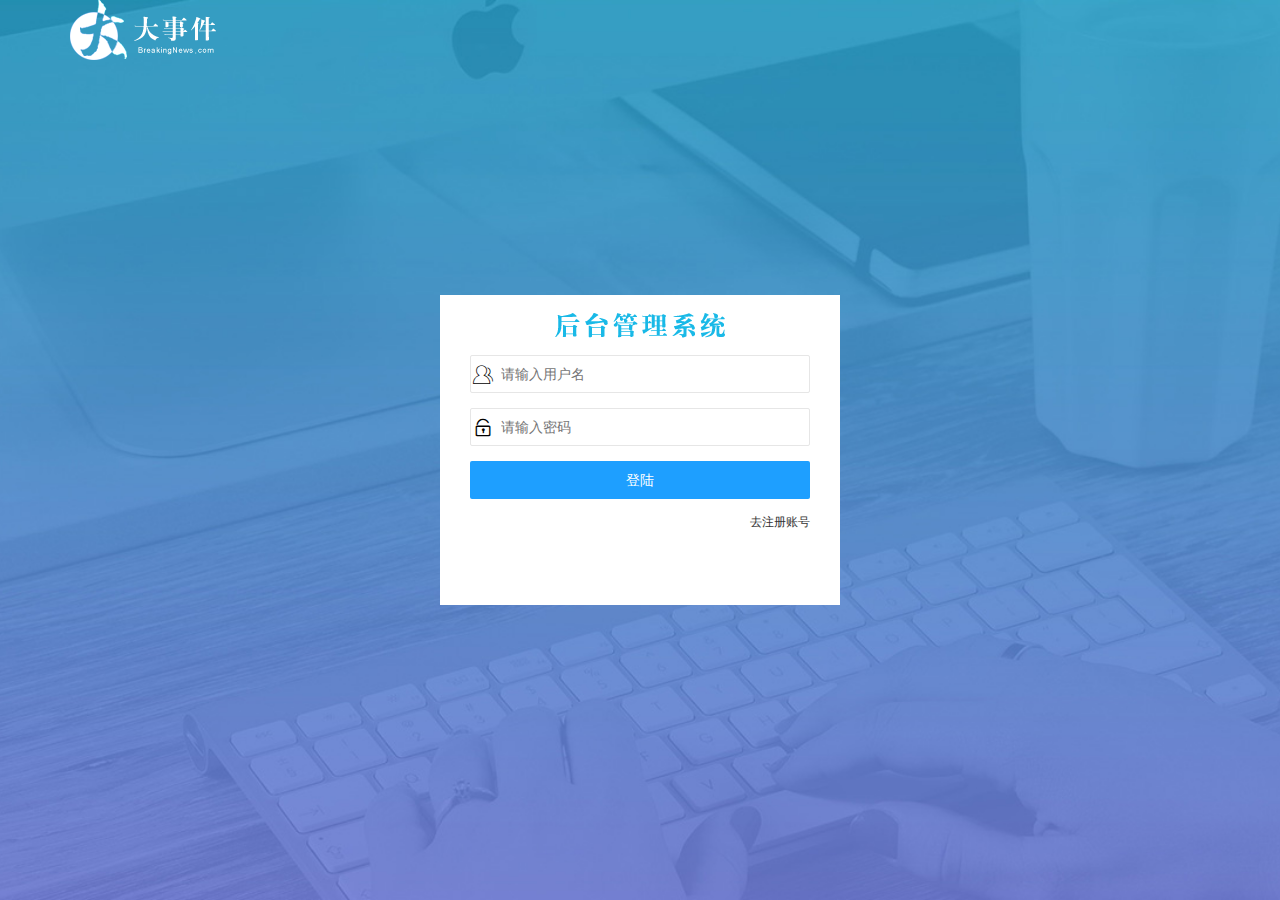
<file: login.html>
<!DOCTYPE html>
<html lang="en">

<head>
    <meta charset="UTF-8">
    <meta http-equiv="X-UA-Compatible" content="IE=edge">
    <meta name="viewport" content="width=device-width, initial-scale=1.0">
    <title>大事件-登陆/注册</title>
    <link rel="stylesheet" href="./assets/css/login.css">
    <link rel="stylesheet" href="./assets/lib/layui/css/layui.css">

</head>

<body>
    <!-- 头部的logo区域 -->
    <div class="layui-main">
        <img src="./assets/images/logo.png" alt="">
    </div>

    <!--登陆注册区域 -->
    <div class="loginAndRegBox">
        <div class="title-box"></div>
        <!-- 登陆的div -->
        <div class="login-box">
            <form class="layui-form" id="form_login">
                <div class="layui-form-item">
                    <i class="layui-icon layui-icon-user" style="font-size: 20px;"></i>
                    <input type="text" name="username" required lay-verify="required" placeholder="请输入用户名"
                        autocomplete="off" class="layui-input">
                </div>
                <div class="layui-form-item">
                    <i class="layui-icon layui-icon-password
                    " style="font-size: 20px;"></i>
                    <input type="password" name="password" required lay-verify="required|pwd" placeholder="请输入密码"
                        autocomplete="off" class="layui-input">
                </div>
                <div class="layui-form-item">
                    <!-- 注意：提交按钮和普通按钮的区别就是lay-submit属性 -->
                    <button class="layui-btn layui-btn-fluid  layui-btn-normal" lay-submit >登陆</button>
                </div>
                <div class="layui-form-item links">
                    <a href="javascript:;" id="link-reg">去注册账号</a>
                </div>
            </form>
            
        </div>
        <!-- 注册的div -->
        <div class="reg-box">
            <form class="layui-form" id="form_reg">
                <div class="layui-form-item">
                    <i class="layui-icon layui-icon-user" style="font-size: 20px;"></i>
                    <input type="text" name="username" required lay-verify="required" placeholder="请输入用户名"
                        autocomplete="off" class="layui-input">
                </div>
                <div class="layui-form-item">
                    <i class="layui-icon layui-icon-password
                    " style="font-size: 20px;"></i>
                    <input type="password" name="password" required lay-verify="required|pwd" placeholder="请输入密码"
                        autocomplete="off" class="layui-input">
                </div>
                <div class="layui-form-item">
                    <i class="layui-icon layui-icon-password
                    " style="font-size: 20px;"></i>
                    <input type="password" name="repassword" required lay-verify="required|repwd" placeholder="再次确认密码"
                        autocomplete="off" class="layui-input">
                </div>
                <div class="layui-form-item">
                    <button class="layui-btn layui-btn-fluid  layui-btn-normal" lay-submit >注册</button>
                </div>
                <div class="layui-form-item links">
                    <a href="javascript:;" id="link-login">去登陆</a>
                </div>
            </form>
            
        </div>
    </div>
    <!-- 导入lay-ui的js文件 -->
    <script src="./assets/lib/layui/layui.all.js"></script>
    <!-- 导入jquery -->
    <script src="./assets/lib/jquery.js"></script>
    <!-- 导入自己封装的baseApi -->
    <script src="./assets/js/baseAPI.js"></script>
    <!-- 导入自己的js脚本 -->
    <script src="./assets/js/login.js"></script>
</body>

</html>
</file>
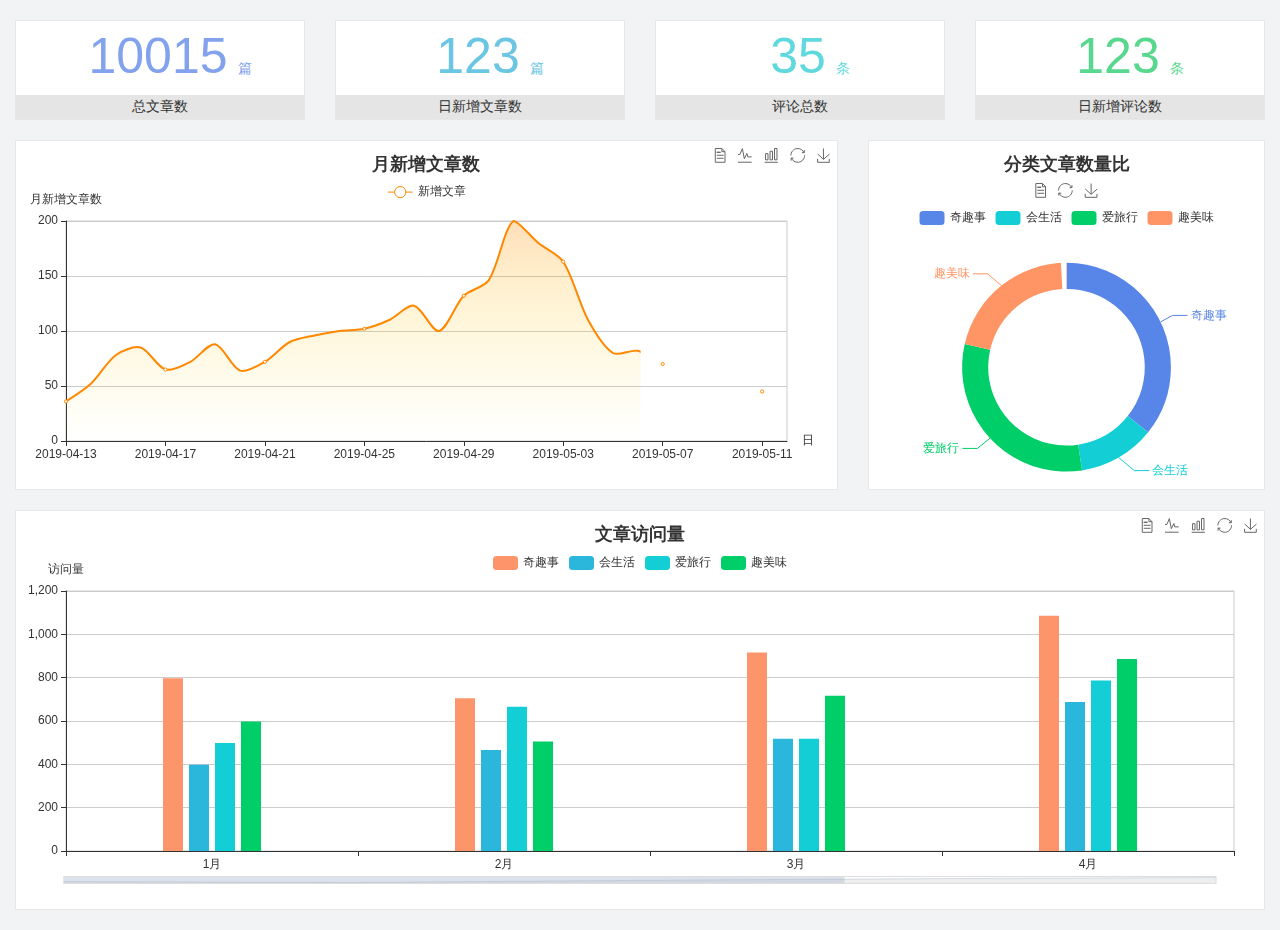
<file: home/dashboard.html>
<!DOCTYPE html>
<html lang="en">

<head>
  <meta charset="UTF-8">
  <meta name="viewport" content="width=device-width, initial-scale=1.0">
  <meta http-equiv="X-UA-Compatible" content="ie=edge">
  <title>图表统计</title>
  <link rel="stylesheet" href="../assets/lib/bootstrap.css" />
  <link rel="stylesheet" href="../assets/lib/main.css" />
  <script src="../assets/lib/jquery.js"></script>
  <script type="text/javascript" src="../assets/lib/echarts.min.js"></script>
</head>

<body>
  <div class="container-fluid">
    <div class="row spannel_list">
      <div class="col-sm-3 col-xs-6">
        <div class="spannel">
          <em>10015</em><span>篇</span>
          <b>总文章数</b>
        </div>
      </div>
      <div class="col-sm-3 col-xs-6">
        <div class="spannel scolor01">
          <em>123</em><span>篇</span>
          <b>日新增文章数</b>
        </div>
      </div>
      <div class="col-sm-3 col-xs-6">
        <div class="spannel scolor02">
          <em>35</em><span>条</span>
          <b>评论总数</b>
        </div>
      </div>
      <div class="col-sm-3 col-xs-6">
        <div class="spannel scolor03">
          <em>123</em><span>条</span>
          <b>日新增评论数</b>
        </div>
      </div>
    </div>
  </div>

  <div class="container-fluid">
    <div class="row curve-pie">
      <div class="col-lg-8 col-md-8">
        <div class="gragh_pannel" id="curve_show"></div>
      </div>
      <div class="col-lg-4 col-md-4">
        <div class="gragh_pannel" id="pie_show"></div>
      </div>
    </div>
  </div>

  <div class="container-fluid">
    <div class="column_pannel" id="column_show"></div>
  </div>

  <script>
    var oChart = echarts.init(document.getElementById('curve_show'));
    var aList_all = [
      { 'count': 36, 'date': '2019-04-13' },
      { 'count': 52, 'date': '2019-04-14' },
      { 'count': 78, 'date': '2019-04-15' },
      { 'count': 85, 'date': '2019-04-16' },
      { 'count': 65, 'date': '2019-04-17' },
      { 'count': 72, 'date': '2019-04-18' },
      { 'count': 88, 'date': '2019-04-19' },
      { 'count': 64, 'date': '2019-04-20' },
      { 'count': 72, 'date': '2019-04-21' },
      { 'count': 90, 'date': '2019-04-22' },
      { 'count': 96, 'date': '2019-04-23' },
      { 'count': 100, 'date': '2019-04-24' },
      { 'count': 102, 'date': '2019-04-25' },
      { 'count': 110, 'date': '2019-04-26' },
      { 'count': 123, 'date': '2019-04-27' },
      { 'count': 100, 'date': '2019-04-28' },
      { 'count': 132, 'date': '2019-04-29' },
      { 'count': 146, 'date': '2019-04-30' },
      { 'count': 200, 'date': '2019-05-01' },
      { 'count': 180, 'date': '2019-05-02' },
      { 'count': 163, 'date': '2019-05-03' },
      { 'count': 110, 'date': '2019-05-04' },
      { 'count': 80, 'date': '2019-05-05' },
      { 'count': 82, 'date': '2019-05-06' },
      { 'count': 70, 'date': '2019-05-07' },
      { 'count': 65, 'date': '2019-05-08' },
      { 'count': 54, 'date': '2019-05-09' },
      { 'count': 40, 'date': '2019-05-10' },
      { 'count': 45, 'date': '2019-05-11' },
      { 'count': 38, 'date': '2019-05-12' },
    ];

    let aCount = [];
    let aDate = [];

    for (var i = 0; i < aList_all.length; i++) {
      aCount.push(aList_all[i].count);
      aDate.push(aList_all[i].date);
    }

    var chartopt = {
      title: {
        text: '月新增文章数',
        left: 'center',
        top: '10'
      },
      tooltip: {
        trigger: 'axis'
      },
      legend: {
        data: ['新增文章'],
        top: '40'
      },
      toolbox: {
        show: true,
        feature: {
          mark: { show: true },
          dataView: { show: true, readOnly: false },
          magicType: { show: true, type: ['line', 'bar'] },
          restore: { show: true },
          saveAsImage: { show: true }
        }
      },
      calculable: true,
      xAxis: [
        {
          name: '日',
          type: 'category',
          boundaryGap: false,
          data: aDate
        }
      ],
      yAxis: [
        {
          name: '月新增文章数',
          type: 'value'
        }
      ],
      series: [
        {
          name: '新增文章',
          type: 'line',
          smooth: true,
          itemStyle: { normal: { areaStyle: { type: 'default' }, color: '#f80' }, lineStyle: { color: '#f80' } },
          data: aCount
        }],
      areaStyle: {
        normal: {
          color: new echarts.graphic.LinearGradient(0, 0, 0, 1, [{
            offset: 0,
            color: 'rgba(255,136,0,0.39)'
          }, {
            offset: .34,
            color: 'rgba(255,180,0,0.25)'
          }, {
            offset: 1,
            color: 'rgba(255,222,0,0.00)'
          }])

        }
      },
      grid: {
        show: true,
        x: 50,
        x2: 50,
        y: 80,
        height: 220
      }
    };

    oChart.setOption(chartopt);


    var oPie = echarts.init(document.getElementById('pie_show'));
    var oPieopt =
    {
      title: {
        top: 10,
        text: '分类文章数量比',
        x: 'center'
      },
      tooltip: {
        trigger: 'item',
        formatter: "{a} <br/>{b} : {c} ({d}%)"
      },
      color: ['#5885e8', '#13cfd5', '#00ce68', '#ff9565'],
      legend: {
        x: 'center',
        top: 65,
        data: ['奇趣事', '会生活', '爱旅行', '趣美味']
      },
      toolbox: {
        show: true,
        x: 'center',
        top: 35,
        feature: {
          mark: { show: true },
          dataView: { show: true, readOnly: false },
          magicType: {
            show: true,
            type: ['pie', 'funnel'],
            option: {
              funnel: {
                x: '25%',
                width: '50%',
                funnelAlign: 'left',
                max: 1548
              }
            }
          },
          restore: { show: true },
          saveAsImage: { show: true }
        }
      },
      calculable: true,
      series: [
        {
          name: '访问来源',
          type: 'pie',
          radius: ['45%', '60%'],
          center: ['50%', '65%'],
          data: [
            { value: 300, name: '奇趣事' },
            { value: 100, name: '会生活' },
            { value: 260, name: '爱旅行' },
            { value: 180, name: '趣美味' }
          ]
        }
      ]
    };
    oPie.setOption(oPieopt);



    var oColumn = this.echarts.init(document.getElementById('column_show'));
    var oColumnopt =
    {
      title: {
        text: '文章访问量',
        left: 'center',
        top: '10'
      },
      tooltip: {
        trigger: 'axis'
      },
      legend: {
        data: ['奇趣事', '会生活', '爱旅行', '趣美味'],
        top: '40'
      },
      toolbox: {
        show: true,
        feature: {
          mark: { show: true },
          dataView: { show: true, readOnly: false },
          magicType: { show: true, type: ['line', 'bar'] },
          restore: { show: true },
          saveAsImage: { show: true }
        }
      },
      calculable: true,
      xAxis: [
        {
          type: 'category',
          data: ['1月', '2月', '3月', '4月', '5月']
        }
      ],
      yAxis: [
        {
          name: '访问量',
          type: 'value'
        }
      ],
      series: [
        {
          name: '奇趣事',
          type: 'bar',
          barWidth: 20,
          itemStyle: {
            normal: { areaStyle: { type: 'default' }, color: '#fd956a' }
          },
          data: [800, 708, 920, 1090, 1200]
        },
        {
          name: '会生活',
          type: 'bar',
          barWidth: 20,
          itemStyle: {
            normal: { areaStyle: { type: 'default' }, color: '#2bb6db' }
          },
          data: [400, 468, 520, 690, 800]
        },
        {
          name: '爱旅行',
          type: 'bar',
          barWidth: 20,
          itemStyle: {
            normal: { areaStyle: { type: 'default' }, color: '#13cfd5' }
          },
          data: [500, 668, 520, 790, 900]
        },
        {
          name: '趣美味',
          type: 'bar',
          barWidth: 20,
          itemStyle: {
            normal: { areaStyle: { type: 'default' }, color: '#00ce68' }
          },
          data: [600, 508, 720, 890, 1000]
        }
      ],
      grid: {
        show: true,
        x: 50,
        x2: 30,
        y: 80,
        height: 260
      },
      dataZoom: [//给x轴设置滚动条
        {
          start: 0,//默认为0
          end: 100 - 1000 / 31,//默认为100
          type: 'slider',
          show: true,
          xAxisIndex: [0],
          handleSize: 0,//滑动条的 左右2个滑动条的大小
          height: 8,//组件高度
          left: 45, //左边的距离
          right: 50,//右边的距离
          bottom: 26,//右边的距离
          handleColor: '#ddd',//h滑动图标的颜色
          handleStyle: {
            borderColor: "#cacaca",
            borderWidth: "1",
            shadowBlur: 2,
            background: "#ddd",
            shadowColor: "#ddd",
          }
        }]
    };
    oColumn.setOption(oColumnopt);
  </script>
</body>

</html>
</file>
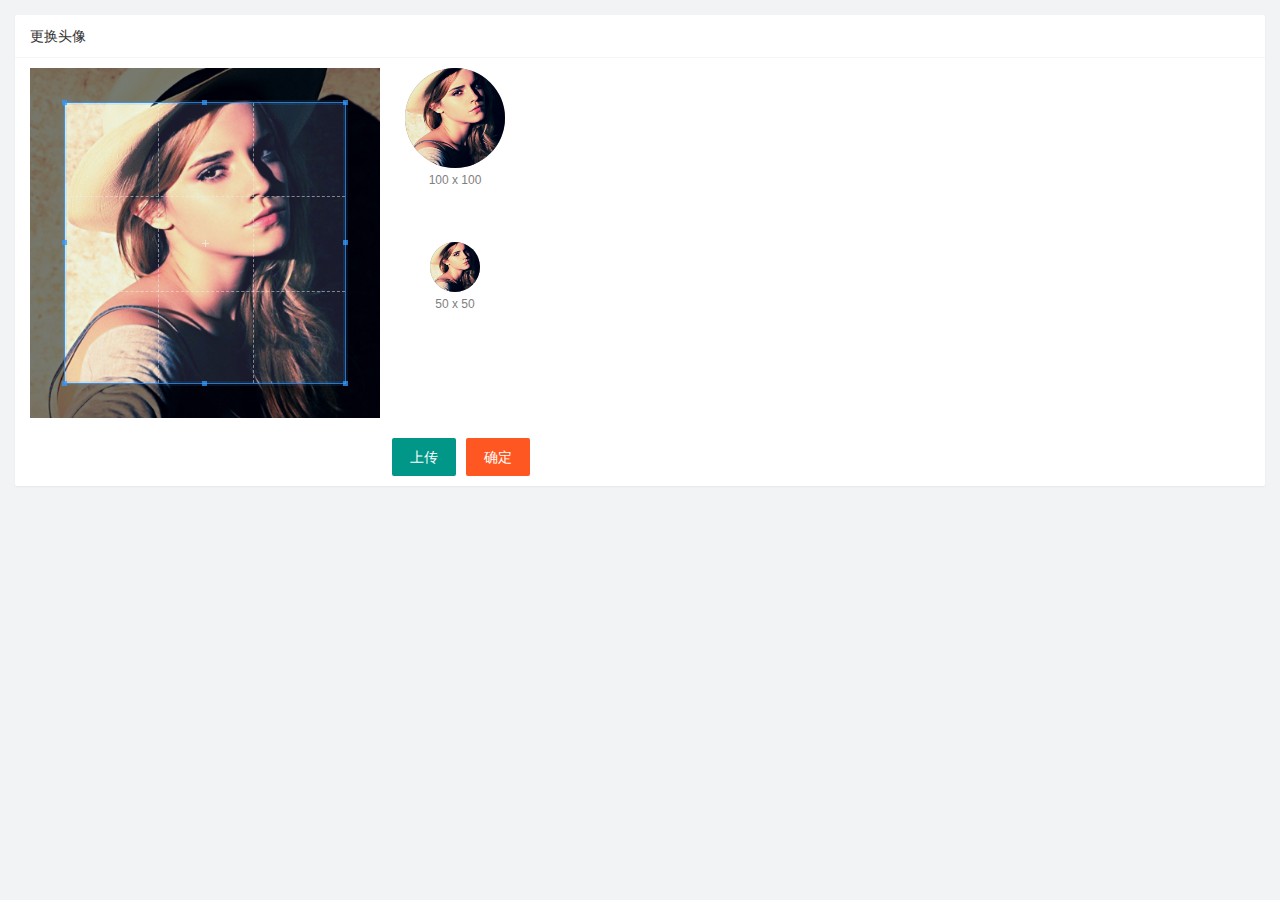
<file: user/user_avatar.html>
<!DOCTYPE html>
<html lang="en">

<head>
    <meta charset="UTF-8">
    <meta http-equiv="X-UA-Compatible" content="IE=edge">
    <meta name="viewport" content="width=device-width, initial-scale=1.0">
    <title>Document</title>
    <link rel="stylesheet" href="../assets/lib/layui/css/layui.css" />
    <link rel="stylesheet" href="../assets/css/user/user_avatar.css" />
    <link rel="stylesheet" href="../assets/lib/cropper/cropper.css" />
</head>

<body>
    <div class="layui-card">
        <div class="layui-card-header">更换头像</div>
        <div class="layui-card-body">
            <!-- 第一行的图片裁剪和预览区域 -->
            <div class="row1">
                <!-- 图片裁剪区域 -->
                <div class="cropper-box">
                    <!-- 这个 img 标签很重要，将来会把它初始化为裁剪区域 -->
                    <img id="image" src="../assets/images/sample.jpg" />
                </div>
                <!-- 图片的预览区域 -->
                <div class="preview-box">
                    <div>
                        <!-- 宽高为 100px 的预览区域 -->
                        <div class="img-preview w100"></div>
                        <p class="size">100 x 100</p>
                    </div>
                    <div>
                        <!-- 宽高为 50px 的预览区域 -->
                        <div class="img-preview w50"></div>
                        <p class="size">50 x 50</p>
                    </div>
                </div>
            </div>
              <!-- 第二行的按钮区域 -->
            <div class="row2" >
                <input type="file" id="file" accept="image/png,image/jpeg" />
                <button type="button" class="layui-btn" id="btnChooseImage">上传</button>
                <button type="button" class="layui-btn layui-btn-danger" id="btnSure">确定</button>
            </div>
        </div>
    </div>
    <script src="../assets/lib/jquery.js"></script>
    <script src="../assets/lib/layui/layui.all.js"></script>
    <script src="../assets/lib/cropper/Cropper.js"></script>
    <script src="../assets/lib/cropper/jquery-cropper.js"></script>
    <script src="../assets/js/user/user_avatar.js"></script>
    <script src="../assets/js/baseAPI.js"></script>
</body>

</html>
</file>
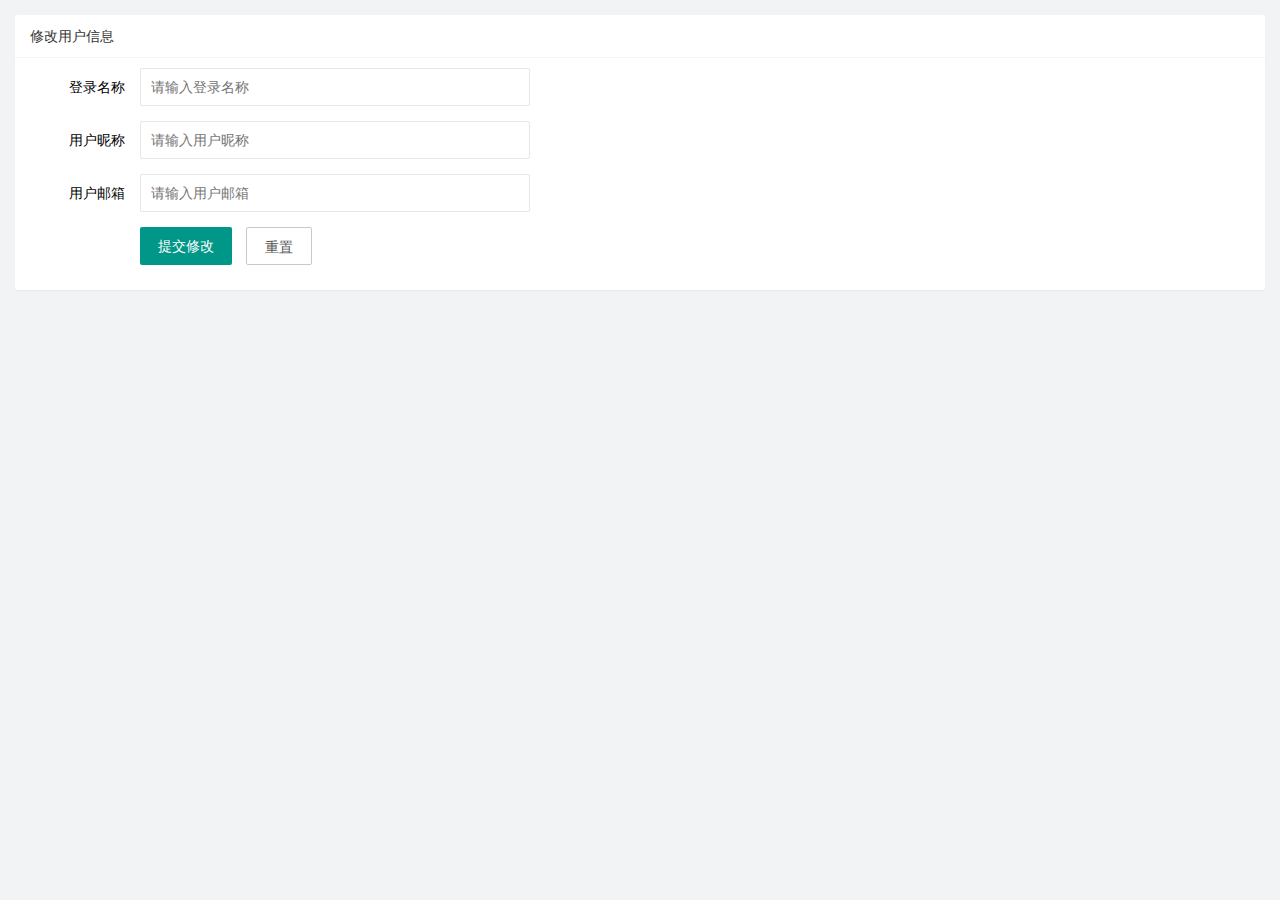
<file: user/user_info.html>
<!DOCTYPE html>
<html lang="en">

<head>
    <meta charset="UTF-8" />
    <meta name="viewport" content="width=device-width, initial-scale=1.0" />
    <title>Document</title>
    <!-- 导入 layui 的样式 -->
    <link rel="stylesheet" href="../assets/lib/layui/css/layui.css" />
    <!-- 导入自己的样式 -->
    <link rel="stylesheet" href="../assets/css/user/user_info.css" />
</head>

<body>
    <!-- 卡片区域 -->
    <div class="layui-card">
        <div class="layui-card-header">修改用户信息</div>
        <div class="layui-card-body">
            <!-- form表单区域 -->
            <form class="layui-form" action="" lay-filter="formUserInfo">
                <!-- 这是隐藏域 -->
                <input type="hidden" name="id" value="" />
                <div class="layui-form-item">
                    <label class="layui-form-label">登录名称</label>
                    <div class="layui-input-block">
                        <input type="text" name="username" required lay-verify="required" placeholder="请输入登录名称"
                            autocomplete="off" class="layui-input" readonly>
                    </div>
                </div>
                <div class="layui-form-item">
                    <label class="layui-form-label">用户昵称</label>
                    <div class="layui-input-block">
                        <input type="text" name="nickname" required lay-verify="required|nickname" placeholder="请输入用户昵称"
                            autocomplete="off" class="layui-input">
                    </div>
                </div>
                <div class="layui-form-item">
                    <label class="layui-form-label">用户邮箱</label>
                    <div class="layui-input-block">
                        <input type="text" name="email" required lay-verify="required|email" placeholder="请输入用户邮箱"
                            autocomplete="off" class="layui-input">
                    </div>
                </div>
                <div class="layui-form-item">
                    <div class="layui-input-block">
                        <button class="layui-btn" lay-submit lay-filter="formDemo">提交修改</button>
                        <button type="reset" class="layui-btn layui-btn-primary" id="btnReset">重置</button>
                    </div>
                </div>
            </form>
        </div>
    </div>

    <!-- 导入 layui 的 js -->
    <script src="../assets/lib/layui/layui.all.js"></script>
    <!-- 导入 jquery -->
    <script src="../assets/lib/jquery.js"></script>
    <!-- 导入baseAPi -->
    <script src="../assets/js/baseAPI.js"></script>
    <!-- 导入自己的 js -->
    <script src="../assets/js/user/user_info.js"></script>

</body>

</html>
</file>
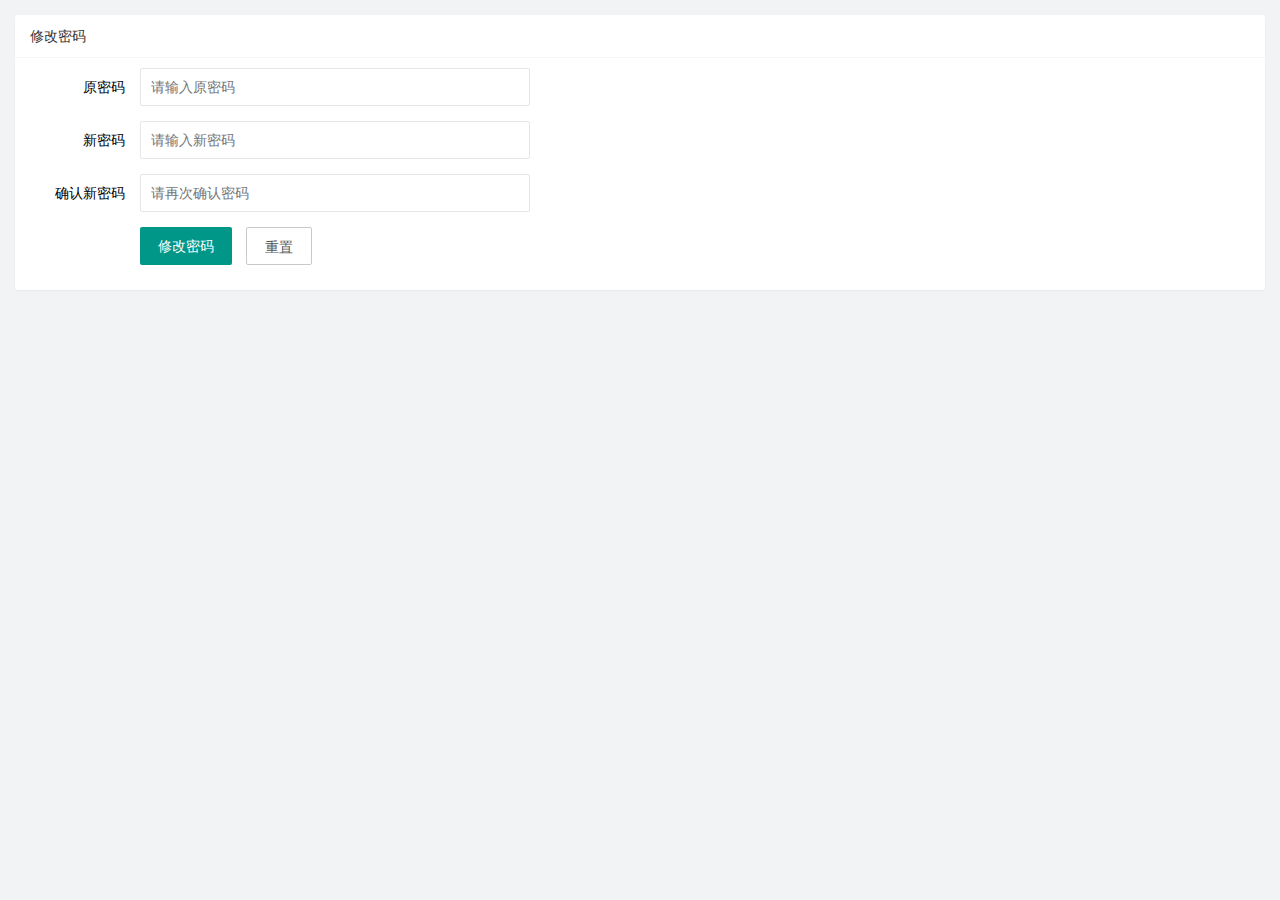
<file: user/user_pwd.html>
<!DOCTYPE html>
<html lang="en">
<head>
    <meta charset="UTF-8">
    <meta http-equiv="X-UA-Compatible" content="IE=edge">
    <meta name="viewport" content="width=device-width, initial-scale=1.0">
    <title>Document</title>
    <link rel="stylesheet" href="../assets/lib/layui/css/layui.css">
    <link rel="stylesheet" href="../assets/css/user/user_pwd.css">
</head>
<body>
    <!-- 卡片区域 -->
    <div class="layui-card">
        <div class="layui-card-header">修改密码</div>
        <div class="layui-card-body">
            <form class="layui-form">
                <div class="layui-form-item">
                  <label class="layui-form-label">原密码</label>
                  <div class="layui-input-block">
                    <input type="password" name="oldPwd" required lay-verify="required|pwd" placeholder="请输入原密码" autocomplete="off" class="layui-input" />
                  </div>
                </div>
                <div class="layui-form-item">
                  <label class="layui-form-label">新密码</label>
                  <div class="layui-input-block">
                    <input type="password" name="newPwd" required lay-verify="required|pwd|samePwd" placeholder="请输入新密码" autocomplete="off" class="layui-input" />
                  </div>
                </div>
                <div class="layui-form-item">
                  <label class="layui-form-label">确认新密码</label>
                  <div class="layui-input-block">
                    <input type="password" name="rePwd" required lay-verify="required|pwd|rePwd" placeholder="请再次确认密码" autocomplete="off" class="layui-input" />
                  </div>
                </div>
                <div class="layui-form-item">
                  <div class="layui-input-block">
                    <button class="layui-btn" lay-submit lay-filter="formDemo">修改密码</button>
                    <button type="reset" class="layui-btn layui-btn-primary">重置</button>
                  </div>
                </div>
              </form>
        </div>
      </div>
      <script src="../assets/lib/layui/layui.all.js"></script>
      <script src="../assets/lib/jquery.js"></script>
      <script src="../assets/js/baseAPI.js"></script>
      <script src="../assets/js/user/user_pwd.js"></script>
</body>
</html>
</file>
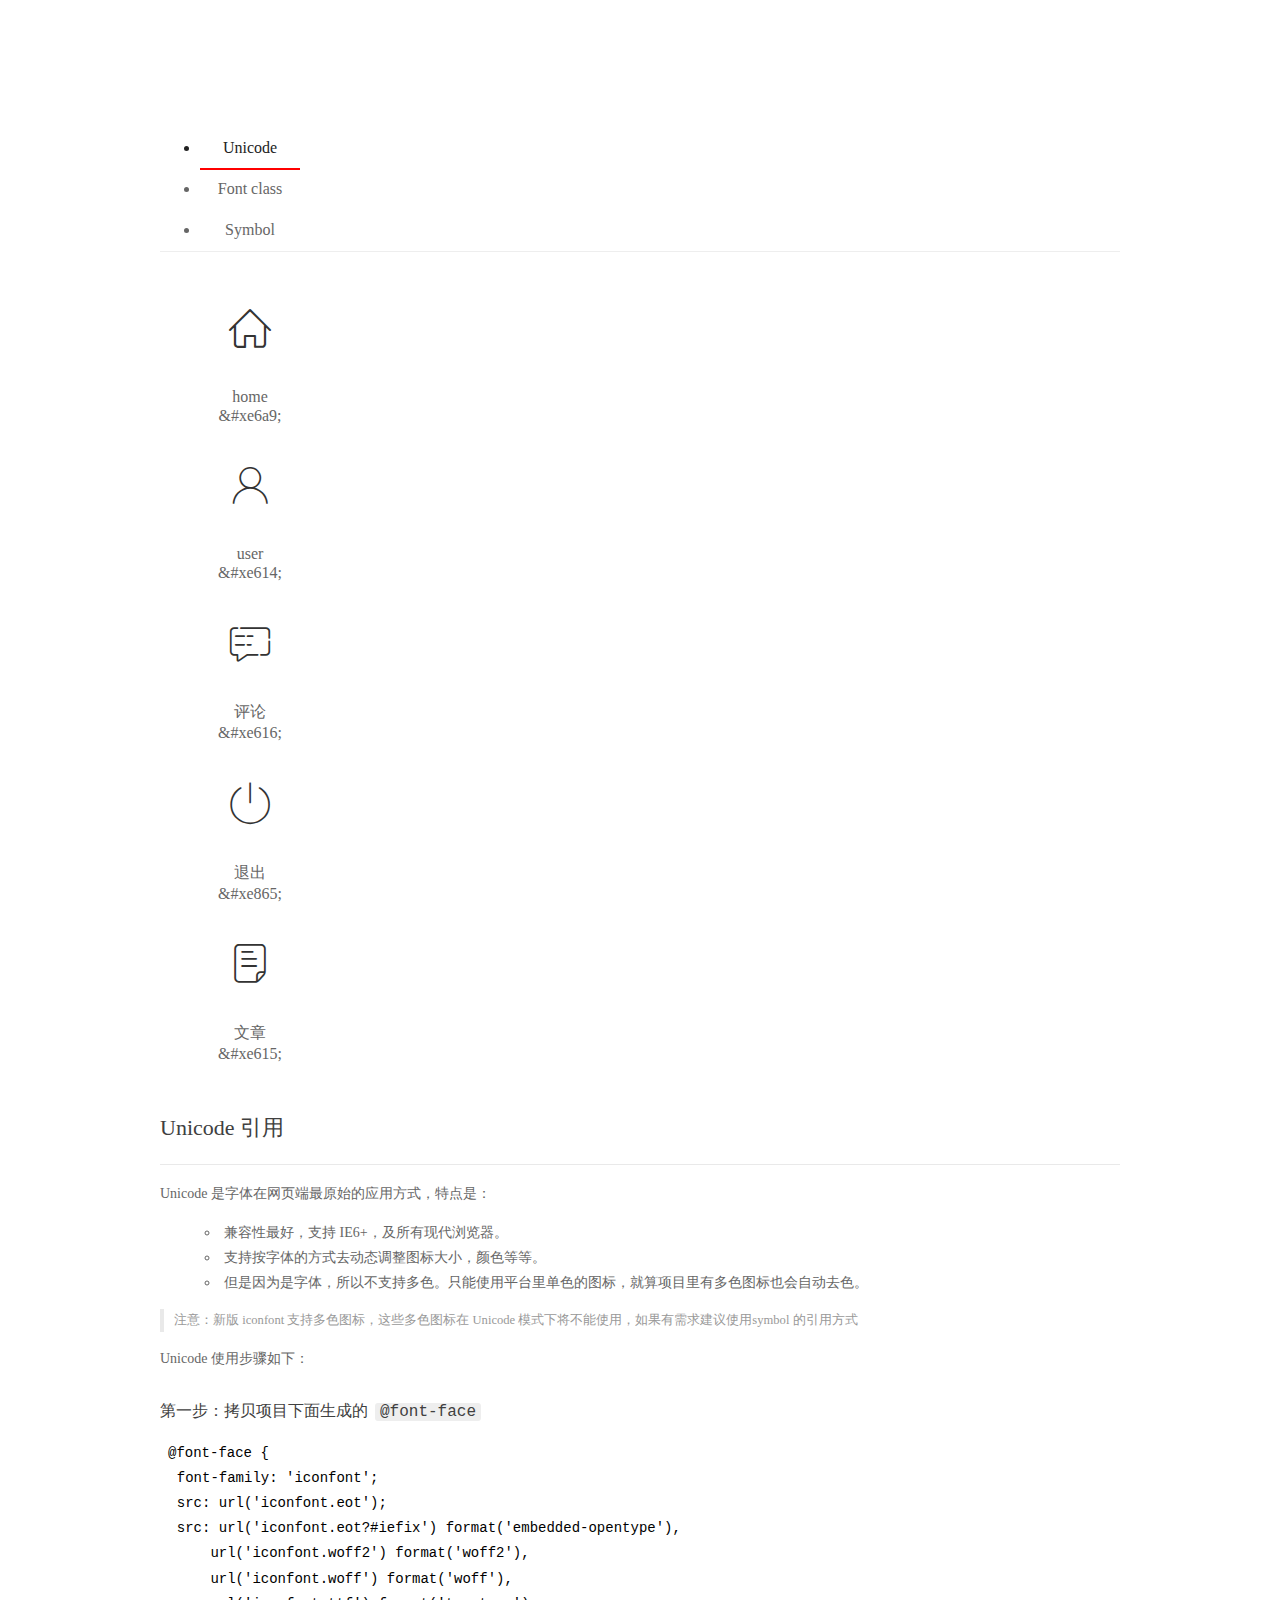
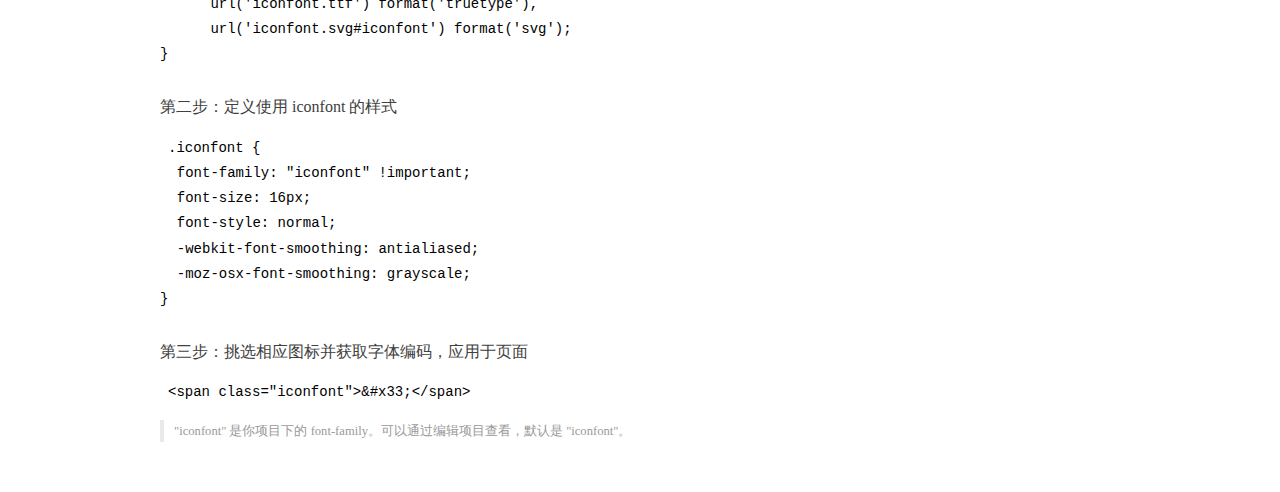
<file: assets/fonts/demo_index.html>
<!DOCTYPE html>
<html>
<head>
  <meta charset="utf-8"/>
  <title>IconFont Demo</title>
  <link rel="shortcut icon" href="https://gtms04.alicdn.com/tps/i4/TB1_oz6GVXXXXaFXpXXJDFnIXXX-64-64.ico" type="image/x-icon"/>
  <link rel="stylesheet" href="https://g.alicdn.com/thx/cube/1.3.2/cube.min.css">
  <link rel="stylesheet" href="demo.css">
  <link rel="stylesheet" href="iconfont.css">
  <script src="iconfont.js"></script>
  <!-- jQuery -->
  <script src="https://a1.alicdn.com/oss/uploads/2018/12/26/7bfddb60-08e8-11e9-9b04-53e73bb6408b.js"></script>
  <!-- 代码高亮 -->
  <script src="https://a1.alicdn.com/oss/uploads/2018/12/26/a3f714d0-08e6-11e9-8a15-ebf944d7534c.js"></script>
</head>
<body>
  <div class="main">
    <h1 class="logo"><a href="https://www.iconfont.cn/" title="iconfont 首页" target="_blank">&#xe86b;</a></h1>
    <div class="nav-tabs">
      <ul id="tabs" class="dib-box">
        <li class="dib active"><span>Unicode</span></li>
        <li class="dib"><span>Font class</span></li>
        <li class="dib"><span>Symbol</span></li>
      </ul>
      
    </div>
    <div class="tab-container">
      <div class="content unicode" style="display: block;">
          <ul class="icon_lists dib-box">
          
            <li class="dib">
              <span class="icon iconfont">&#xe6a9;</span>
                <div class="name">home</div>
                <div class="code-name">&amp;#xe6a9;</div>
              </li>
          
            <li class="dib">
              <span class="icon iconfont">&#xe614;</span>
                <div class="name">user</div>
                <div class="code-name">&amp;#xe614;</div>
              </li>
          
            <li class="dib">
              <span class="icon iconfont">&#xe616;</span>
                <div class="name">评论</div>
                <div class="code-name">&amp;#xe616;</div>
              </li>
          
            <li class="dib">
              <span class="icon iconfont">&#xe865;</span>
                <div class="name">退出</div>
                <div class="code-name">&amp;#xe865;</div>
              </li>
          
            <li class="dib">
              <span class="icon iconfont">&#xe615;</span>
                <div class="name">文章</div>
                <div class="code-name">&amp;#xe615;</div>
              </li>
          
          </ul>
          <div class="article markdown">
          <h2 id="unicode-">Unicode 引用</h2>
          <hr>

          <p>Unicode 是字体在网页端最原始的应用方式，特点是：</p>
          <ul>
            <li>兼容性最好，支持 IE6+，及所有现代浏览器。</li>
            <li>支持按字体的方式去动态调整图标大小，颜色等等。</li>
            <li>但是因为是字体，所以不支持多色。只能使用平台里单色的图标，就算项目里有多色图标也会自动去色。</li>
          </ul>
          <blockquote>
            <p>注意：新版 iconfont 支持多色图标，这些多色图标在 Unicode 模式下将不能使用，如果有需求建议使用symbol 的引用方式</p>
          </blockquote>
          <p>Unicode 使用步骤如下：</p>
          <h3 id="-font-face">第一步：拷贝项目下面生成的 <code>@font-face</code></h3>
<pre><code class="language-css"
>@font-face {
  font-family: 'iconfont';
  src: url('iconfont.eot');
  src: url('iconfont.eot?#iefix') format('embedded-opentype'),
      url('iconfont.woff2') format('woff2'),
      url('iconfont.woff') format('woff'),
      url('iconfont.ttf') format('truetype'),
      url('iconfont.svg#iconfont') format('svg');
}
</code></pre>
          <h3 id="-iconfont-">第二步：定义使用 iconfont 的样式</h3>
<pre><code class="language-css"
>.iconfont {
  font-family: "iconfont" !important;
  font-size: 16px;
  font-style: normal;
  -webkit-font-smoothing: antialiased;
  -moz-osx-font-smoothing: grayscale;
}
</code></pre>
          <h3 id="-">第三步：挑选相应图标并获取字体编码，应用于页面</h3>
<pre>
<code class="language-html"
>&lt;span class="iconfont"&gt;&amp;#x33;&lt;/span&gt;
</code></pre>
          <blockquote>
            <p>"iconfont" 是你项目下的 font-family。可以通过编辑项目查看，默认是 "iconfont"。</p>
          </blockquote>
          </div>
      </div>
      <div class="content font-class">
        <ul class="icon_lists dib-box">
          
          <li class="dib">
            <span class="icon iconfont icon-home"></span>
            <div class="name">
              home
            </div>
            <div class="code-name">.icon-home
            </div>
          </li>
          
          <li class="dib">
            <span class="icon iconfont icon-user"></span>
            <div class="name">
              user
            </div>
            <div class="code-name">.icon-user
            </div>
          </li>
          
          <li class="dib">
            <span class="icon iconfont icon-pinglun"></span>
            <div class="name">
              评论
            </div>
            <div class="code-name">.icon-pinglun
            </div>
          </li>
          
          <li class="dib">
            <span class="icon iconfont icon-tuichu"></span>
            <div class="name">
              退出
            </div>
            <div class="code-name">.icon-tuichu
            </div>
          </li>
          
          <li class="dib">
            <span class="icon iconfont icon-16"></span>
            <div class="name">
              文章
            </div>
            <div class="code-name">.icon-16
            </div>
          </li>
          
        </ul>
        <div class="article markdown">
        <h2 id="font-class-">font-class 引用</h2>
        <hr>

        <p>font-class 是 Unicode 使用方式的一种变种，主要是解决 Unicode 书写不直观，语意不明确的问题。</p>
        <p>与 Unicode 使用方式相比，具有如下特点：</p>
        <ul>
          <li>兼容性良好，支持 IE8+，及所有现代浏览器。</li>
          <li>相比于 Unicode 语意明确，书写更直观。可以很容易分辨这个 icon 是什么。</li>
          <li>因为使用 class 来定义图标，所以当要替换图标时，只需要修改 class 里面的 Unicode 引用。</li>
          <li>不过因为本质上还是使用的字体，所以多色图标还是不支持的。</li>
        </ul>
        <p>使用步骤如下：</p>
        <h3 id="-fontclass-">第一步：引入项目下面生成的 fontclass 代码：</h3>
<pre><code class="language-html">&lt;link rel="stylesheet" href="./iconfont.css"&gt;
</code></pre>
        <h3 id="-">第二步：挑选相应图标并获取类名，应用于页面：</h3>
<pre><code class="language-html">&lt;span class="iconfont icon-xxx"&gt;&lt;/span&gt;
</code></pre>
        <blockquote>
          <p>"
            iconfont" 是你项目下的 font-family。可以通过编辑项目查看，默认是 "iconfont"。</p>
        </blockquote>
      </div>
      </div>
      <div class="content symbol">
          <ul class="icon_lists dib-box">
          
            <li class="dib">
                <svg class="icon svg-icon" aria-hidden="true">
                  <use xlink:href="#icon-home"></use>
                </svg>
                <div class="name">home</div>
                <div class="code-name">#icon-home</div>
            </li>
          
            <li class="dib">
                <svg class="icon svg-icon" aria-hidden="true">
                  <use xlink:href="#icon-user"></use>
                </svg>
                <div class="name">user</div>
                <div class="code-name">#icon-user</div>
            </li>
          
            <li class="dib">
                <svg class="icon svg-icon" aria-hidden="true">
                  <use xlink:href="#icon-pinglun"></use>
                </svg>
                <div class="name">评论</div>
                <div class="code-name">#icon-pinglun</div>
            </li>
          
            <li class="dib">
                <svg class="icon svg-icon" aria-hidden="true">
                  <use xlink:href="#icon-tuichu"></use>
                </svg>
                <div class="name">退出</div>
                <div class="code-name">#icon-tuichu</div>
            </li>
          
            <li class="dib">
                <svg class="icon svg-icon" aria-hidden="true">
                  <use xlink:href="#icon-16"></use>
                </svg>
                <div class="name">文章</div>
                <div class="code-name">#icon-16</div>
            </li>
          
          </ul>
          <div class="article markdown">
          <h2 id="symbol-">Symbol 引用</h2>
          <hr>

          <p>这是一种全新的使用方式，应该说这才是未来的主流，也是平台目前推荐的用法。相关介绍可以参考这篇<a href="">文章</a>
            这种用法其实是做了一个 SVG 的集合，与另外两种相比具有如下特点：</p>
          <ul>
            <li>支持多色图标了，不再受单色限制。</li>
            <li>通过一些技巧，支持像字体那样，通过 <code>font-size</code>, <code>color</code> 来调整样式。</li>
            <li>兼容性较差，支持 IE9+，及现代浏览器。</li>
            <li>浏览器渲染 SVG 的性能一般，还不如 png。</li>
          </ul>
          <p>使用步骤如下：</p>
          <h3 id="-symbol-">第一步：引入项目下面生成的 symbol 代码：</h3>
<pre><code class="language-html">&lt;script src="./iconfont.js"&gt;&lt;/script&gt;
</code></pre>
          <h3 id="-css-">第二步：加入通用 CSS 代码（引入一次就行）：</h3>
<pre><code class="language-html">&lt;style&gt;
.icon {
  width: 1em;
  height: 1em;
  vertical-align: -0.15em;
  fill: currentColor;
  overflow: hidden;
}
&lt;/style&gt;
</code></pre>
          <h3 id="-">第三步：挑选相应图标并获取类名，应用于页面：</h3>
<pre><code class="language-html">&lt;svg class="icon" aria-hidden="true"&gt;
  &lt;use xlink:href="#icon-xxx"&gt;&lt;/use&gt;
&lt;/svg&gt;
</code></pre>
          </div>
      </div>

    </div>
  </div>
  <script>
  $(document).ready(function () {
      $('.tab-container .content:first').show()

      $('#tabs li').click(function (e) {
        var tabContent = $('.tab-container .content')
        var index = $(this).index()

        if ($(this).hasClass('active')) {
          return
        } else {
          $('#tabs li').removeClass('active')
          $(this).addClass('active')

          tabContent.hide().eq(index).fadeIn()
        }
      })
    })
  </script>
</body>
</html>
</file>
<file: assets/css/login.css>
html,
body {
  margin: 0;
  padding: 0;
  height: 100%;
  width: 100%;
  background: url('../images/login_bg.jpg') no-repeat center;
  background-size: cover;

}
.loginAndRegBox{
    width: 400px;
    height: 310px;
    background-color: #fff;
    position: absolute;
    left: 50%;
    top: 50%;
    transform: translate(-50%,-50%);
}
.title-box{
    height: 60px;
    background: url('../../assets/images/login_title.png') no-repeat center;
}
.reg-box{
    display: none;
}
.layui-form{
    padding: 0 30px;
}
.links{
    display: flex;
    justify-content: flex-end;
}
.links a{
    font-size: 12px;
}
.layui-form-item{
    position: relative;
}
.layui-icon{
    position: absolute;
    left: 3px;
    top: 8px;
}
.layui-form-item .layui-input{
    padding-left: 30px;
}
</file>
<file: assets/lib/layui/css/layui.css>
/** layui-v2.5.5 MIT License By https://www.layui.com */
 .layui-inline,img{display:inline-block;vertical-align:middle}h1,h2,h3,h4,h5,h6{font-weight:400}.layui-edge,.layui-header,.layui-inline,.layui-main{position:relative}.layui-body,.layui-edge,.layui-elip{overflow:hidden}.layui-btn,.layui-edge,.layui-inline,img{vertical-align:middle}.layui-btn,.layui-disabled,.layui-icon,.layui-unselect{-moz-user-select:none;-webkit-user-select:none;-ms-user-select:none}.layui-elip,.layui-form-checkbox span,.layui-form-pane .layui-form-label{text-overflow:ellipsis;white-space:nowrap}.layui-breadcrumb,.layui-tree-btnGroup{visibility:hidden}blockquote,body,button,dd,div,dl,dt,form,h1,h2,h3,h4,h5,h6,input,li,ol,p,pre,td,textarea,th,ul{margin:0;padding:0;-webkit-tap-highlight-color:rgba(0,0,0,0)}a:active,a:hover{outline:0}img{border:none}li{list-style:none}table{border-collapse:collapse;border-spacing:0}h4,h5,h6{font-size:100%}button,input,optgroup,option,select,textarea{font-family:inherit;font-size:inherit;font-style:inherit;font-weight:inherit;outline:0}pre{white-space:pre-wrap;white-space:-moz-pre-wrap;white-space:-pre-wrap;white-space:-o-pre-wrap;word-wrap:break-word}body{line-height:24px;font:14px Helvetica Neue,Helvetica,PingFang SC,Tahoma,Arial,sans-serif}hr{height:1px;margin:10px 0;border:0;clear:both}a{color:#333;text-decoration:none}a:hover{color:#777}a cite{font-style:normal;*cursor:pointer}.layui-border-box,.layui-border-box *{box-sizing:border-box}.layui-box,.layui-box *{box-sizing:content-box}.layui-clear{clear:both;*zoom:1}.layui-clear:after{content:'\20';clear:both;*zoom:1;display:block;height:0}.layui-inline{*display:inline;*zoom:1}.layui-edge{display:inline-block;width:0;height:0;border-width:6px;border-style:dashed;border-color:transparent}.layui-edge-top{top:-4px;border-bottom-color:#999;border-bottom-style:solid}.layui-edge-right{border-left-color:#999;border-left-style:solid}.layui-edge-bottom{top:2px;border-top-color:#999;border-top-style:solid}.layui-edge-left{border-right-color:#999;border-right-style:solid}.layui-disabled,.layui-disabled:hover{color:#d2d2d2!important;cursor:not-allowed!important}.layui-circle{border-radius:100%}.layui-show{display:block!important}.layui-hide{display:none!important}@font-face{font-family:layui-icon;src:url(../font/iconfont.eot?v=250);src:url(../font/iconfont.eot?v=250#iefix) format('embedded-opentype'),url(../font/iconfont.woff2?v=250) format('woff2'),url(../font/iconfont.woff?v=250) format('woff'),url(../font/iconfont.ttf?v=250) format('truetype'),url(../font/iconfont.svg?v=250#layui-icon) format('svg')}.layui-icon{font-family:layui-icon!important;font-size:16px;font-style:normal;-webkit-font-smoothing:antialiased;-moz-osx-font-smoothing:grayscale}.layui-icon-reply-fill:before{content:"\e611"}.layui-icon-set-fill:before{content:"\e614"}.layui-icon-menu-fill:before{content:"\e60f"}.layui-icon-search:before{content:"\e615"}.layui-icon-share:before{content:"\e641"}.layui-icon-set-sm:before{content:"\e620"}.layui-icon-engine:before{content:"\e628"}.layui-icon-close:before{content:"\1006"}.layui-icon-close-fill:before{content:"\1007"}.layui-icon-chart-screen:before{content:"\e629"}.layui-icon-star:before{content:"\e600"}.layui-icon-circle-dot:before{content:"\e617"}.layui-icon-chat:before{content:"\e606"}.layui-icon-release:before{content:"\e609"}.layui-icon-list:before{content:"\e60a"}.layui-icon-chart:before{content:"\e62c"}.layui-icon-ok-circle:before{content:"\1005"}.layui-icon-layim-theme:before{content:"\e61b"}.layui-icon-table:before{content:"\e62d"}.layui-icon-right:before{content:"\e602"}.layui-icon-left:before{content:"\e603"}.layui-icon-cart-simple:before{content:"\e698"}.layui-icon-face-cry:before{content:"\e69c"}.layui-icon-face-smile:before{content:"\e6af"}.layui-icon-survey:before{content:"\e6b2"}.layui-icon-tree:before{content:"\e62e"}.layui-icon-upload-circle:before{content:"\e62f"}.layui-icon-add-circle:before{content:"\e61f"}.layui-icon-download-circle:before{content:"\e601"}.layui-icon-templeate-1:before{content:"\e630"}.layui-icon-util:before{content:"\e631"}.layui-icon-face-surprised:before{content:"\e664"}.layui-icon-edit:before{content:"\e642"}.layui-icon-speaker:before{content:"\e645"}.layui-icon-down:before{content:"\e61a"}.layui-icon-file:before{content:"\e621"}.layui-icon-layouts:before{content:"\e632"}.layui-icon-rate-half:before{content:"\e6c9"}.layui-icon-add-circle-fine:before{content:"\e608"}.layui-icon-prev-circle:before{content:"\e633"}.layui-icon-read:before{content:"\e705"}.layui-icon-404:before{content:"\e61c"}.layui-icon-carousel:before{content:"\e634"}.layui-icon-help:before{content:"\e607"}.layui-icon-code-circle:before{content:"\e635"}.layui-icon-water:before{content:"\e636"}.layui-icon-username:before{content:"\e66f"}.layui-icon-find-fill:before{content:"\e670"}.layui-icon-about:before{content:"\e60b"}.layui-icon-location:before{content:"\e715"}.layui-icon-up:before{content:"\e619"}.layui-icon-pause:before{content:"\e651"}.layui-icon-date:before{content:"\e637"}.layui-icon-layim-uploadfile:before{content:"\e61d"}.layui-icon-delete:before{content:"\e640"}.layui-icon-play:before{content:"\e652"}.layui-icon-top:before{content:"\e604"}.layui-icon-friends:before{content:"\e612"}.layui-icon-refresh-3:before{content:"\e9aa"}.layui-icon-ok:before{content:"\e605"}.layui-icon-layer:before{content:"\e638"}.layui-icon-face-smile-fine:before{content:"\e60c"}.layui-icon-dollar:before{content:"\e659"}.layui-icon-group:before{content:"\e613"}.layui-icon-layim-download:before{content:"\e61e"}.layui-icon-picture-fine:before{content:"\e60d"}.layui-icon-link:before{content:"\e64c"}.layui-icon-diamond:before{content:"\e735"}.layui-icon-log:before{content:"\e60e"}.layui-icon-rate-solid:before{content:"\e67a"}.layui-icon-fonts-del:before{content:"\e64f"}.layui-icon-unlink:before{content:"\e64d"}.layui-icon-fonts-clear:before{content:"\e639"}.layui-icon-triangle-r:before{content:"\e623"}.layui-icon-circle:before{content:"\e63f"}.layui-icon-radio:before{content:"\e643"}.layui-icon-align-center:before{content:"\e647"}.layui-icon-align-right:before{content:"\e648"}.layui-icon-align-left:before{content:"\e649"}.layui-icon-loading-1:before{content:"\e63e"}.layui-icon-return:before{content:"\e65c"}.layui-icon-fonts-strong:before{content:"\e62b"}.layui-icon-upload:before{content:"\e67c"}.layui-icon-dialogue:before{content:"\e63a"}.layui-icon-video:before{content:"\e6ed"}.layui-icon-headset:before{content:"\e6fc"}.layui-icon-cellphone-fine:before{content:"\e63b"}.layui-icon-add-1:before{content:"\e654"}.layui-icon-face-smile-b:before{content:"\e650"}.layui-icon-fonts-html:before{content:"\e64b"}.layui-icon-form:before{content:"\e63c"}.layui-icon-cart:before{content:"\e657"}.layui-icon-camera-fill:before{content:"\e65d"}.layui-icon-tabs:before{content:"\e62a"}.layui-icon-fonts-code:before{content:"\e64e"}.layui-icon-fire:before{content:"\e756"}.layui-icon-set:before{content:"\e716"}.layui-icon-fonts-u:before{content:"\e646"}.layui-icon-triangle-d:before{content:"\e625"}.layui-icon-tips:before{content:"\e702"}.layui-icon-picture:before{content:"\e64a"}.layui-icon-more-vertical:before{content:"\e671"}.layui-icon-flag:before{content:"\e66c"}.layui-icon-loading:before{content:"\e63d"}.layui-icon-fonts-i:before{content:"\e644"}.layui-icon-refresh-1:before{content:"\e666"}.layui-icon-rmb:before{content:"\e65e"}.layui-icon-home:before{content:"\e68e"}.layui-icon-user:before{content:"\e770"}.layui-icon-notice:before{content:"\e667"}.layui-icon-login-weibo:before{content:"\e675"}.layui-icon-voice:before{content:"\e688"}.layui-icon-upload-drag:before{content:"\e681"}.layui-icon-login-qq:before{content:"\e676"}.layui-icon-snowflake:before{content:"\e6b1"}.layui-icon-file-b:before{content:"\e655"}.layui-icon-template:before{content:"\e663"}.layui-icon-auz:before{content:"\e672"}.layui-icon-console:before{content:"\e665"}.layui-icon-app:before{content:"\e653"}.layui-icon-prev:before{content:"\e65a"}.layui-icon-website:before{content:"\e7ae"}.layui-icon-next:before{content:"\e65b"}.layui-icon-component:before{content:"\e857"}.layui-icon-more:before{content:"\e65f"}.layui-icon-login-wechat:before{content:"\e677"}.layui-icon-shrink-right:before{content:"\e668"}.layui-icon-spread-left:before{content:"\e66b"}.layui-icon-camera:before{content:"\e660"}.layui-icon-note:before{content:"\e66e"}.layui-icon-refresh:before{content:"\e669"}.layui-icon-female:before{content:"\e661"}.layui-icon-male:before{content:"\e662"}.layui-icon-password:before{content:"\e673"}.layui-icon-senior:before{content:"\e674"}.layui-icon-theme:before{content:"\e66a"}.layui-icon-tread:before{content:"\e6c5"}.layui-icon-praise:before{content:"\e6c6"}.layui-icon-star-fill:before{content:"\e658"}.layui-icon-rate:before{content:"\e67b"}.layui-icon-template-1:before{content:"\e656"}.layui-icon-vercode:before{content:"\e679"}.layui-icon-cellphone:before{content:"\e678"}.layui-icon-screen-full:before{content:"\e622"}.layui-icon-screen-restore:before{content:"\e758"}.layui-icon-cols:before{content:"\e610"}.layui-icon-export:before{content:"\e67d"}.layui-icon-print:before{content:"\e66d"}.layui-icon-slider:before{content:"\e714"}.layui-icon-addition:before{content:"\e624"}.layui-icon-subtraction:before{content:"\e67e"}.layui-icon-service:before{content:"\e626"}.layui-icon-transfer:before{content:"\e691"}.layui-main{width:1140px;margin:0 auto}.layui-header{z-index:1000;height:60px}.layui-header a:hover{transition:all .5s;-webkit-transition:all .5s}.layui-side{position:fixed;left:0;top:0;bottom:0;z-index:999;width:200px;overflow-x:hidden}.layui-side-scroll{position:relative;width:220px;height:100%;overflow-x:hidden}.layui-body{position:absolute;left:200px;right:0;top:0;bottom:0;z-index:998;width:auto;overflow-y:auto;box-sizing:border-box}.layui-layout-body{overflow:hidden}.layui-layout-admin .layui-header{background-color:#23262E}.layui-layout-admin .layui-side{top:60px;width:200px;overflow-x:hidden}.layui-layout-admin .layui-body{position:fixed;top:60px;bottom:44px}.layui-layout-admin .layui-main{width:auto;margin:0 15px}.layui-layout-admin .layui-footer{position:fixed;left:200px;right:0;bottom:0;height:44px;line-height:44px;padding:0 15px;background-color:#eee}.layui-layout-admin .layui-logo{position:absolute;left:0;top:0;width:200px;height:100%;line-height:60px;text-align:center;color:#009688;font-size:16px}.layui-layout-admin .layui-header .layui-nav{background:0 0}.layui-layout-left{position:absolute!important;left:200px;top:0}.layui-layout-right{position:absolute!important;right:0;top:0}.layui-container{position:relative;margin:0 auto;padding:0 15px;box-sizing:border-box}.layui-fluid{position:relative;margin:0 auto;padding:0 15px}.layui-row:after,.layui-row:before{content:'';display:block;clear:both}.layui-col-lg1,.layui-col-lg10,.layui-col-lg11,.layui-col-lg12,.layui-col-lg2,.layui-col-lg3,.layui-col-lg4,.layui-col-lg5,.layui-col-lg6,.layui-col-lg7,.layui-col-lg8,.layui-col-lg9,.layui-col-md1,.layui-col-md10,.layui-col-md11,.layui-col-md12,.layui-col-md2,.layui-col-md3,.layui-col-md4,.layui-col-md5,.layui-col-md6,.layui-col-md7,.layui-col-md8,.layui-col-md9,.layui-col-sm1,.layui-col-sm10,.layui-col-sm11,.layui-col-sm12,.layui-col-sm2,.layui-col-sm3,.layui-col-sm4,.layui-col-sm5,.layui-col-sm6,.layui-col-sm7,.layui-col-sm8,.layui-col-sm9,.layui-col-xs1,.layui-col-xs10,.layui-col-xs11,.layui-col-xs12,.layui-col-xs2,.layui-col-xs3,.layui-col-xs4,.layui-col-xs5,.layui-col-xs6,.layui-col-xs7,.layui-col-xs8,.layui-col-xs9{position:relative;display:block;box-sizing:border-box}.layui-col-xs1,.layui-col-xs10,.layui-col-xs11,.layui-col-xs12,.layui-col-xs2,.layui-col-xs3,.layui-col-xs4,.layui-col-xs5,.layui-col-xs6,.layui-col-xs7,.layui-col-xs8,.layui-col-xs9{float:left}.layui-col-xs1{width:8.33333333%}.layui-col-xs2{width:16.66666667%}.layui-col-xs3{width:25%}.layui-col-xs4{width:33.33333333%}.layui-col-xs5{width:41.66666667%}.layui-col-xs6{width:50%}.layui-col-xs7{width:58.33333333%}.layui-col-xs8{width:66.66666667%}.layui-col-xs9{width:75%}.layui-col-xs10{width:83.33333333%}.layui-col-xs11{width:91.66666667%}.layui-col-xs12{width:100%}.layui-col-xs-offset1{margin-left:8.33333333%}.layui-col-xs-offset2{margin-left:16.66666667%}.layui-col-xs-offset3{margin-left:25%}.layui-col-xs-offset4{margin-left:33.33333333%}.layui-col-xs-offset5{margin-left:41.66666667%}.layui-col-xs-offset6{margin-left:50%}.layui-col-xs-offset7{margin-left:58.33333333%}.layui-col-xs-offset8{margin-left:66.66666667%}.layui-col-xs-offset9{margin-left:75%}.layui-col-xs-offset10{margin-left:83.33333333%}.layui-col-xs-offset11{margin-left:91.66666667%}.layui-col-xs-offset12{margin-left:100%}@media screen and (max-width:768px){.layui-hide-xs{display:none!important}.layui-show-xs-block{display:block!important}.layui-show-xs-inline{display:inline!important}.layui-show-xs-inline-block{display:inline-block!important}}@media screen and (min-width:768px){.layui-container{width:750px}.layui-hide-sm{display:none!important}.layui-show-sm-block{display:block!important}.layui-show-sm-inline{display:inline!important}.layui-show-sm-inline-block{display:inline-block!important}.layui-col-sm1,.layui-col-sm10,.layui-col-sm11,.layui-col-sm12,.layui-col-sm2,.layui-col-sm3,.layui-col-sm4,.layui-col-sm5,.layui-col-sm6,.layui-col-sm7,.layui-col-sm8,.layui-col-sm9{float:left}.layui-col-sm1{width:8.33333333%}.layui-col-sm2{width:16.66666667%}.layui-col-sm3{width:25%}.layui-col-sm4{width:33.33333333%}.layui-col-sm5{width:41.66666667%}.layui-col-sm6{width:50%}.layui-col-sm7{width:58.33333333%}.layui-col-sm8{width:66.66666667%}.layui-col-sm9{width:75%}.layui-col-sm10{width:83.33333333%}.layui-col-sm11{width:91.66666667%}.layui-col-sm12{width:100%}.layui-col-sm-offset1{margin-left:8.33333333%}.layui-col-sm-offset2{margin-left:16.66666667%}.layui-col-sm-offset3{margin-left:25%}.layui-col-sm-offset4{margin-left:33.33333333%}.layui-col-sm-offset5{margin-left:41.66666667%}.layui-col-sm-offset6{margin-left:50%}.layui-col-sm-offset7{margin-left:58.33333333%}.layui-col-sm-offset8{margin-left:66.66666667%}.layui-col-sm-offset9{margin-left:75%}.layui-col-sm-offset10{margin-left:83.33333333%}.layui-col-sm-offset11{margin-left:91.66666667%}.layui-col-sm-offset12{margin-left:100%}}@media screen and (min-width:992px){.layui-container{width:970px}.layui-hide-md{display:none!important}.layui-show-md-block{display:block!important}.layui-show-md-inline{display:inline!important}.layui-show-md-inline-block{display:inline-block!important}.layui-col-md1,.layui-col-md10,.layui-col-md11,.layui-col-md12,.layui-col-md2,.layui-col-md3,.layui-col-md4,.layui-col-md5,.layui-col-md6,.layui-col-md7,.layui-col-md8,.layui-col-md9{float:left}.layui-col-md1{width:8.33333333%}.layui-col-md2{width:16.66666667%}.layui-col-md3{width:25%}.layui-col-md4{width:33.33333333%}.layui-col-md5{width:41.66666667%}.layui-col-md6{width:50%}.layui-col-md7{width:58.33333333%}.layui-col-md8{width:66.66666667%}.layui-col-md9{width:75%}.layui-col-md10{width:83.33333333%}.layui-col-md11{width:91.66666667%}.layui-col-md12{width:100%}.layui-col-md-offset1{margin-left:8.33333333%}.layui-col-md-offset2{margin-left:16.66666667%}.layui-col-md-offset3{margin-left:25%}.layui-col-md-offset4{margin-left:33.33333333%}.layui-col-md-offset5{margin-left:41.66666667%}.layui-col-md-offset6{margin-left:50%}.layui-col-md-offset7{margin-left:58.33333333%}.layui-col-md-offset8{margin-left:66.66666667%}.layui-col-md-offset9{margin-left:75%}.layui-col-md-offset10{margin-left:83.33333333%}.layui-col-md-offset11{margin-left:91.66666667%}.layui-col-md-offset12{margin-left:100%}}@media screen and (min-width:1200px){.layui-container{width:1170px}.layui-hide-lg{display:none!important}.layui-show-lg-block{display:block!important}.layui-show-lg-inline{display:inline!important}.layui-show-lg-inline-block{display:inline-block!important}.layui-col-lg1,.layui-col-lg10,.layui-col-lg11,.layui-col-lg12,.layui-col-lg2,.layui-col-lg3,.layui-col-lg4,.layui-col-lg5,.layui-col-lg6,.layui-col-lg7,.layui-col-lg8,.layui-col-lg9{float:left}.layui-col-lg1{width:8.33333333%}.layui-col-lg2{width:16.66666667%}.layui-col-lg3{width:25%}.layui-col-lg4{width:33.33333333%}.layui-col-lg5{width:41.66666667%}.layui-col-lg6{width:50%}.layui-col-lg7{width:58.33333333%}.layui-col-lg8{width:66.66666667%}.layui-col-lg9{width:75%}.layui-col-lg10{width:83.33333333%}.layui-col-lg11{width:91.66666667%}.layui-col-lg12{width:100%}.layui-col-lg-offset1{margin-left:8.33333333%}.layui-col-lg-offset2{margin-left:16.66666667%}.layui-col-lg-offset3{margin-left:25%}.layui-col-lg-offset4{margin-left:33.33333333%}.layui-col-lg-offset5{margin-left:41.66666667%}.layui-col-lg-offset6{margin-left:50%}.layui-col-lg-offset7{margin-left:58.33333333%}.layui-col-lg-offset8{margin-left:66.66666667%}.layui-col-lg-offset9{margin-left:75%}.layui-col-lg-offset10{margin-left:83.33333333%}.layui-col-lg-offset11{margin-left:91.66666667%}.layui-col-lg-offset12{margin-left:100%}}.layui-col-space1{margin:-.5px}.layui-col-space1>*{padding:.5px}.layui-col-space3{margin:-1.5px}.layui-col-space3>*{padding:1.5px}.layui-col-space5{margin:-2.5px}.layui-col-space5>*{padding:2.5px}.layui-col-space8{margin:-3.5px}.layui-col-space8>*{padding:3.5px}.layui-col-space10{margin:-5px}.layui-col-space10>*{padding:5px}.layui-col-space12{margin:-6px}.layui-col-space12>*{padding:6px}.layui-col-space15{margin:-7.5px}.layui-col-space15>*{padding:7.5px}.layui-col-space18{margin:-9px}.layui-col-space18>*{padding:9px}.layui-col-space20{margin:-10px}.layui-col-space20>*{padding:10px}.layui-col-space22{margin:-11px}.layui-col-space22>*{padding:11px}.layui-col-space25{margin:-12.5px}.layui-col-space25>*{padding:12.5px}.layui-col-space30{margin:-15px}.layui-col-space30>*{padding:15px}.layui-btn,.layui-input,.layui-select,.layui-textarea,.layui-upload-button{outline:0;-webkit-appearance:none;transition:all .3s;-webkit-transition:all .3s;box-sizing:border-box}.layui-elem-quote{margin-bottom:10px;padding:15px;line-height:22px;border-left:5px solid #009688;border-radius:0 2px 2px 0;background-color:#f2f2f2}.layui-quote-nm{border-style:solid;border-width:1px 1px 1px 5px;background:0 0}.layui-elem-field{margin-bottom:10px;padding:0;border-width:1px;border-style:solid}.layui-elem-field legend{margin-left:20px;padding:0 10px;font-size:20px;font-weight:300}.layui-field-title{margin:10px 0 20px;border-width:1px 0 0}.layui-field-box{padding:10px 15px}.layui-field-title .layui-field-box{padding:10px 0}.layui-progress{position:relative;height:6px;border-radius:20px;background-color:#e2e2e2}.layui-progress-bar{position:absolute;left:0;top:0;width:0;max-width:100%;height:6px;border-radius:20px;text-align:right;background-color:#5FB878;transition:all .3s;-webkit-transition:all .3s}.layui-progress-big,.layui-progress-big .layui-progress-bar{height:18px;line-height:18px}.layui-progress-text{position:relative;top:-20px;line-height:18px;font-size:12px;color:#666}.layui-progress-big .layui-progress-text{position:static;padding:0 10px;color:#fff}.layui-collapse{border-width:1px;border-style:solid;border-radius:2px}.layui-colla-content,.layui-colla-item{border-top-width:1px;border-top-style:solid}.layui-colla-item:first-child{border-top:none}.layui-colla-title{position:relative;height:42px;line-height:42px;padding:0 15px 0 35px;color:#333;background-color:#f2f2f2;cursor:pointer;font-size:14px;overflow:hidden}.layui-colla-content{display:none;padding:10px 15px;line-height:22px;color:#666}.layui-colla-icon{position:absolute;left:15px;top:0;font-size:14px}.layui-card{margin-bottom:15px;border-radius:2px;background-color:#fff;box-shadow:0 1px 2px 0 rgba(0,0,0,.05)}.layui-card:last-child{margin-bottom:0}.layui-card-header{position:relative;height:42px;line-height:42px;padding:0 15px;border-bottom:1px solid #f6f6f6;color:#333;border-radius:2px 2px 0 0;font-size:14px}.layui-bg-black,.layui-bg-blue,.layui-bg-cyan,.layui-bg-green,.layui-bg-orange,.layui-bg-red{color:#fff!important}.layui-card-body{position:relative;padding:10px 15px;line-height:24px}.layui-card-body[pad15]{padding:15px}.layui-card-body[pad20]{padding:20px}.layui-card-body .layui-table{margin:5px 0}.layui-card .layui-tab{margin:0}.layui-panel-window{position:relative;padding:15px;border-radius:0;border-top:5px solid #E6E6E6;background-color:#fff}.layui-auxiliar-moving{position:fixed;left:0;right:0;top:0;bottom:0;width:100%;height:100%;background:0 0;z-index:9999999999}.layui-form-label,.layui-form-mid,.layui-form-select,.layui-input-block,.layui-input-inline,.layui-textarea{position:relative}.layui-bg-red{background-color:#FF5722!important}.layui-bg-orange{background-color:#FFB800!important}.layui-bg-green{background-color:#009688!important}.layui-bg-cyan{background-color:#2F4056!important}.layui-bg-blue{background-color:#1E9FFF!important}.layui-bg-black{background-color:#393D49!important}.layui-bg-gray{background-color:#eee!important;color:#666!important}.layui-badge-rim,.layui-colla-content,.layui-colla-item,.layui-collapse,.layui-elem-field,.layui-form-pane .layui-form-item[pane],.layui-form-pane .layui-form-label,.layui-input,.layui-layedit,.layui-layedit-tool,.layui-quote-nm,.layui-select,.layui-tab-bar,.layui-tab-card,.layui-tab-title,.layui-tab-title .layui-this:after,.layui-textarea{border-color:#e6e6e6}.layui-timeline-item:before,hr{background-color:#e6e6e6}.layui-text{line-height:22px;font-size:14px;color:#666}.layui-text h1,.layui-text h2,.layui-text h3{font-weight:500;color:#333}.layui-text h1{font-size:30px}.layui-text h2{font-size:24px}.layui-text h3{font-size:18px}.layui-text a:not(.layui-btn){color:#01AAED}.layui-text a:not(.layui-btn):hover{text-decoration:underline}.layui-text ul{padding:5px 0 5px 15px}.layui-text ul li{margin-top:5px;list-style-type:disc}.layui-text em,.layui-word-aux{color:#999!important;padding:0 5px!important}.layui-btn{display:inline-block;height:38px;line-height:38px;padding:0 18px;background-color:#009688;color:#fff;white-space:nowrap;text-align:center;font-size:14px;border:none;border-radius:2px;cursor:pointer}.layui-btn:hover{opacity:.8;filter:alpha(opacity=80);color:#fff}.layui-btn:active{opacity:1;filter:alpha(opacity=100)}.layui-btn+.layui-btn{margin-left:10px}.layui-btn-container{font-size:0}.layui-btn-container .layui-btn{margin-right:10px;margin-bottom:10px}.layui-btn-container .layui-btn+.layui-btn{margin-left:0}.layui-table .layui-btn-container .layui-btn{margin-bottom:9px}.layui-btn-radius{border-radius:100px}.layui-btn .layui-icon{margin-right:3px;font-size:18px;vertical-align:bottom;vertical-align:middle\9}.layui-btn-primary{border:1px solid #C9C9C9;background-color:#fff;color:#555}.layui-btn-primary:hover{border-color:#009688;color:#333}.layui-btn-normal{background-color:#1E9FFF}.layui-btn-warm{background-color:#FFB800}.layui-btn-danger{background-color:#FF5722}.layui-btn-checked{background-color:#5FB878}.layui-btn-disabled,.layui-btn-disabled:active,.layui-btn-disabled:hover{border:1px solid #e6e6e6;background-color:#FBFBFB;color:#C9C9C9;cursor:not-allowed;opacity:1}.layui-btn-lg{height:44px;line-height:44px;padding:0 25px;font-size:16px}.layui-btn-sm{height:30px;line-height:30px;padding:0 10px;font-size:12px}.layui-btn-sm i{font-size:16px!important}.layui-btn-xs{height:22px;line-height:22px;padding:0 5px;font-size:12px}.layui-btn-xs i{font-size:14px!important}.layui-btn-group{display:inline-block;vertical-align:middle;font-size:0}.layui-btn-group .layui-btn{margin-left:0!important;margin-right:0!important;border-left:1px solid rgba(255,255,255,.5);border-radius:0}.layui-btn-group .layui-btn-primary{border-left:none}.layui-btn-group .layui-btn-primary:hover{border-color:#C9C9C9;color:#009688}.layui-btn-group .layui-btn:first-child{border-left:none;border-radius:2px 0 0 2px}.layui-btn-group .layui-btn-primary:first-child{border-left:1px solid #c9c9c9}.layui-btn-group .layui-btn:last-child{border-radius:0 2px 2px 0}.layui-btn-group .layui-btn+.layui-btn{margin-left:0}.layui-btn-group+.layui-btn-group{margin-left:10px}.layui-btn-fluid{width:100%}.layui-input,.layui-select,.layui-textarea{height:38px;line-height:1.3;line-height:38px\9;border-width:1px;border-style:solid;background-color:#fff;border-radius:2px}.layui-input::-webkit-input-placeholder,.layui-select::-webkit-input-placeholder,.layui-textarea::-webkit-input-placeholder{line-height:1.3}.layui-input,.layui-textarea{display:block;width:100%;padding-left:10px}.layui-input:hover,.layui-textarea:hover{border-color:#D2D2D2!important}.layui-input:focus,.layui-textarea:focus{border-color:#C9C9C9!important}.layui-textarea{min-height:100px;height:auto;line-height:20px;padding:6px 10px;resize:vertical}.layui-select{padding:0 10px}.layui-form input[type=checkbox],.layui-form input[type=radio],.layui-form select{display:none}.layui-form [lay-ignore]{display:initial}.layui-form-item{margin-bottom:15px;clear:both;*zoom:1}.layui-form-item:after{content:'\20';clear:both;*zoom:1;display:block;height:0}.layui-form-label{float:left;display:block;padding:9px 15px;width:80px;font-weight:400;line-height:20px;text-align:right}.layui-form-label-col{display:block;float:none;padding:9px 0;line-height:20px;text-align:left}.layui-form-item .layui-inline{margin-bottom:5px;margin-right:10px}.layui-input-block{margin-left:110px;min-height:36px}.layui-input-inline{display:inline-block;vertical-align:middle}.layui-form-item .layui-input-inline{float:left;width:190px;margin-right:10px}.layui-form-text .layui-input-inline{width:auto}.layui-form-mid{float:left;display:block;padding:9px 0!important;line-height:20px;margin-right:10px}.layui-form-danger+.layui-form-select .layui-input,.layui-form-danger:focus{border-color:#FF5722!important}.layui-form-select .layui-input{padding-right:30px;cursor:pointer}.layui-form-select .layui-edge{position:absolute;right:10px;top:50%;margin-top:-3px;cursor:pointer;border-width:6px;border-top-color:#c2c2c2;border-top-style:solid;transition:all .3s;-webkit-transition:all .3s}.layui-form-select dl{display:none;position:absolute;left:0;top:42px;padding:5px 0;z-index:899;min-width:100%;border:1px solid #d2d2d2;max-height:300px;overflow-y:auto;background-color:#fff;border-radius:2px;box-shadow:0 2px 4px rgba(0,0,0,.12);box-sizing:border-box}.layui-form-select dl dd,.layui-form-select dl dt{padding:0 10px;line-height:36px;white-space:nowrap;overflow:hidden;text-overflow:ellipsis}.layui-form-select dl dt{font-size:12px;color:#999}.layui-form-select dl dd{cursor:pointer}.layui-form-select dl dd:hover{background-color:#f2f2f2;-webkit-transition:.5s all;transition:.5s all}.layui-form-select .layui-select-group dd{padding-left:20px}.layui-form-select dl dd.layui-select-tips{padding-left:10px!important;color:#999}.layui-form-select dl dd.layui-this{background-color:#5FB878;color:#fff}.layui-form-checkbox,.layui-form-select dl dd.layui-disabled{background-color:#fff}.layui-form-selected dl{display:block}.layui-form-checkbox,.layui-form-checkbox *,.layui-form-switch{display:inline-block;vertical-align:middle}.layui-form-selected .layui-edge{margin-top:-9px;-webkit-transform:rotate(180deg);transform:rotate(180deg);margin-top:-3px\9}:root .layui-form-selected .layui-edge{margin-top:-9px\0/IE9}.layui-form-selectup dl{top:auto;bottom:42px}.layui-select-none{margin:5px 0;text-align:center;color:#999}.layui-select-disabled .layui-disabled{border-color:#eee!important}.layui-select-disabled .layui-edge{border-top-color:#d2d2d2}.layui-form-checkbox{position:relative;height:30px;line-height:30px;margin-right:10px;padding-right:30px;cursor:pointer;font-size:0;-webkit-transition:.1s linear;transition:.1s linear;box-sizing:border-box}.layui-form-checkbox span{padding:0 10px;height:100%;font-size:14px;border-radius:2px 0 0 2px;background-color:#d2d2d2;color:#fff;overflow:hidden}.layui-form-checkbox:hover span{background-color:#c2c2c2}.layui-form-checkbox i{position:absolute;right:0;top:0;width:30px;height:28px;border:1px solid #d2d2d2;border-left:none;border-radius:0 2px 2px 0;color:#fff;font-size:20px;text-align:center}.layui-form-checkbox:hover i{border-color:#c2c2c2;color:#c2c2c2}.layui-form-checked,.layui-form-checked:hover{border-color:#5FB878}.layui-form-checked span,.layui-form-checked:hover span{background-color:#5FB878}.layui-form-checked i,.layui-form-checked:hover i{color:#5FB878}.layui-form-item .layui-form-checkbox{margin-top:4px}.layui-form-checkbox[lay-skin=primary]{height:auto!important;line-height:normal!important;min-width:18px;min-height:18px;border:none!important;margin-right:0;padding-left:28px;padding-right:0;background:0 0}.layui-form-checkbox[lay-skin=primary] span{padding-left:0;padding-right:15px;line-height:18px;background:0 0;color:#666}.layui-form-checkbox[lay-skin=primary] i{right:auto;left:0;width:16px;height:16px;line-height:16px;border:1px solid #d2d2d2;font-size:12px;border-radius:2px;background-color:#fff;-webkit-transition:.1s linear;transition:.1s linear}.layui-form-checkbox[lay-skin=primary]:hover i{border-color:#5FB878;color:#fff}.layui-form-checked[lay-skin=primary] i{border-color:#5FB878!important;background-color:#5FB878;color:#fff}.layui-checkbox-disbaled[lay-skin=primary] span{background:0 0!important;color:#c2c2c2}.layui-checkbox-disbaled[lay-skin=primary]:hover i{border-color:#d2d2d2}.layui-form-item .layui-form-checkbox[lay-skin=primary]{margin-top:10px}.layui-form-switch{position:relative;height:22px;line-height:22px;min-width:35px;padding:0 5px;margin-top:8px;border:1px solid #d2d2d2;border-radius:20px;cursor:pointer;background-color:#fff;-webkit-transition:.1s linear;transition:.1s linear}.layui-form-switch i{position:absolute;left:5px;top:3px;width:16px;height:16px;border-radius:20px;background-color:#d2d2d2;-webkit-transition:.1s linear;transition:.1s linear}.layui-form-switch em{position:relative;top:0;width:25px;margin-left:21px;padding:0!important;text-align:center!important;color:#999!important;font-style:normal!important;font-size:12px}.layui-form-onswitch{border-color:#5FB878;background-color:#5FB878}.layui-checkbox-disbaled,.layui-checkbox-disbaled i{border-color:#e2e2e2!important}.layui-form-onswitch i{left:100%;margin-left:-21px;background-color:#fff}.layui-form-onswitch em{margin-left:5px;margin-right:21px;color:#fff!important}.layui-checkbox-disbaled span{background-color:#e2e2e2!important}.layui-checkbox-disbaled:hover i{color:#fff!important}[lay-radio]{display:none}.layui-form-radio,.layui-form-radio *{display:inline-block;vertical-align:middle}.layui-form-radio{line-height:28px;margin:6px 10px 0 0;padding-right:10px;cursor:pointer;font-size:0}.layui-form-radio *{font-size:14px}.layui-form-radio>i{margin-right:8px;font-size:22px;color:#c2c2c2}.layui-form-radio>i:hover,.layui-form-radioed>i{color:#5FB878}.layui-radio-disbaled>i{color:#e2e2e2!important}.layui-form-pane .layui-form-label{width:110px;padding:8px 15px;height:38px;line-height:20px;border-width:1px;border-style:solid;border-radius:2px 0 0 2px;text-align:center;background-color:#FBFBFB;overflow:hidden;box-sizing:border-box}.layui-form-pane .layui-input-inline{margin-left:-1px}.layui-form-pane .layui-input-block{margin-left:110px;left:-1px}.layui-form-pane .layui-input{border-radius:0 2px 2px 0}.layui-form-pane .layui-form-text .layui-form-label{float:none;width:100%;border-radius:2px;box-sizing:border-box;text-align:left}.layui-form-pane .layui-form-text .layui-input-inline{display:block;margin:0;top:-1px;clear:both}.layui-form-pane .layui-form-text .layui-input-block{margin:0;left:0;top:-1px}.layui-form-pane .layui-form-text .layui-textarea{min-height:100px;border-radius:0 0 2px 2px}.layui-form-pane .layui-form-checkbox{margin:4px 0 4px 10px}.layui-form-pane .layui-form-radio,.layui-form-pane .layui-form-switch{margin-top:6px;margin-left:10px}.layui-form-pane .layui-form-item[pane]{position:relative;border-width:1px;border-style:solid}.layui-form-pane .layui-form-item[pane] .layui-form-label{position:absolute;left:0;top:0;height:100%;border-width:0 1px 0 0}.layui-form-pane .layui-form-item[pane] .layui-input-inline{margin-left:110px}@media screen and (max-width:450px){.layui-form-item .layui-form-label{text-overflow:ellipsis;overflow:hidden;white-space:nowrap}.layui-form-item .layui-inline{display:block;margin-right:0;margin-bottom:20px;clear:both}.layui-form-item .layui-inline:after{content:'\20';clear:both;display:block;height:0}.layui-form-item .layui-input-inline{display:block;float:none;left:-3px;width:auto;margin:0 0 10px 112px}.layui-form-item .layui-input-inline+.layui-form-mid{margin-left:110px;top:-5px;padding:0}.layui-form-item .layui-form-checkbox{margin-right:5px;margin-bottom:5px}}.layui-layedit{border-width:1px;border-style:solid;border-radius:2px}.layui-layedit-tool{padding:3px 5px;border-bottom-width:1px;border-bottom-style:solid;font-size:0}.layedit-tool-fixed{position:fixed;top:0;border-top:1px solid #e2e2e2}.layui-layedit-tool .layedit-tool-mid,.layui-layedit-tool .layui-icon{display:inline-block;vertical-align:middle;text-align:center;font-size:14px}.layui-layedit-tool .layui-icon{position:relative;width:32px;height:30px;line-height:30px;margin:3px 5px;color:#777;cursor:pointer;border-radius:2px}.layui-layedit-tool .layui-icon:hover{color:#393D49}.layui-layedit-tool .layui-icon:active{color:#000}.layui-layedit-tool .layedit-tool-active{background-color:#e2e2e2;color:#000}.layui-layedit-tool .layui-disabled,.layui-layedit-tool .layui-disabled:hover{color:#d2d2d2;cursor:not-allowed}.layui-layedit-tool .layedit-tool-mid{width:1px;height:18px;margin:0 10px;background-color:#d2d2d2}.layedit-tool-html{width:50px!important;font-size:30px!important}.layedit-tool-b,.layedit-tool-code,.layedit-tool-help{font-size:16px!important}.layedit-tool-d,.layedit-tool-face,.layedit-tool-image,.layedit-tool-unlink{font-size:18px!important}.layedit-tool-image input{position:absolute;font-size:0;left:0;top:0;width:100%;height:100%;opacity:.01;filter:Alpha(opacity=1);cursor:pointer}.layui-layedit-iframe iframe{display:block;width:100%}#LAY_layedit_code{overflow:hidden}.layui-laypage{display:inline-block;*display:inline;*zoom:1;vertical-align:middle;margin:10px 0;font-size:0}.layui-laypage>a:first-child,.layui-laypage>a:first-child em{border-radius:2px 0 0 2px}.layui-laypage>a:last-child,.layui-laypage>a:last-child em{border-radius:0 2px 2px 0}.layui-laypage>:first-child{margin-left:0!important}.layui-laypage>:last-child{margin-right:0!important}.layui-laypage a,.layui-laypage button,.layui-laypage input,.layui-laypage select,.layui-laypage span{border:1px solid #e2e2e2}.layui-laypage a,.layui-laypage span{display:inline-block;*display:inline;*zoom:1;vertical-align:middle;padding:0 15px;height:28px;line-height:28px;margin:0 -1px 5px 0;background-color:#fff;color:#333;font-size:12px}.layui-flow-more a *,.layui-laypage input,.layui-table-view select[lay-ignore]{display:inline-block}.layui-laypage a:hover{color:#009688}.layui-laypage em{font-style:normal}.layui-laypage .layui-laypage-spr{color:#999;font-weight:700}.layui-laypage a{text-decoration:none}.layui-laypage .layui-laypage-curr{position:relative}.layui-laypage .layui-laypage-curr em{position:relative;color:#fff}.layui-laypage .layui-laypage-curr .layui-laypage-em{position:absolute;left:-1px;top:-1px;padding:1px;width:100%;height:100%;background-color:#009688}.layui-laypage-em{border-radius:2px}.layui-laypage-next em,.layui-laypage-prev em{font-family:Sim sun;font-size:16px}.layui-laypage .layui-laypage-count,.layui-laypage .layui-laypage-limits,.layui-laypage .layui-laypage-refresh,.layui-laypage .layui-laypage-skip{margin-left:10px;margin-right:10px;padding:0;border:none}.layui-laypage .layui-laypage-limits,.layui-laypage .layui-laypage-refresh{vertical-align:top}.layui-laypage .layui-laypage-refresh i{font-size:18px;cursor:pointer}.layui-laypage select{height:22px;padding:3px;border-radius:2px;cursor:pointer}.layui-laypage .layui-laypage-skip{height:30px;line-height:30px;color:#999}.layui-laypage button,.layui-laypage input{height:30px;line-height:30px;border-radius:2px;vertical-align:top;background-color:#fff;box-sizing:border-box}.layui-laypage input{width:40px;margin:0 10px;padding:0 3px;text-align:center}.layui-laypage input:focus,.layui-laypage select:focus{border-color:#009688!important}.layui-laypage button{margin-left:10px;padding:0 10px;cursor:pointer}.layui-table,.layui-table-view{margin:10px 0}.layui-flow-more{margin:10px 0;text-align:center;color:#999;font-size:14px}.layui-flow-more a{height:32px;line-height:32px}.layui-flow-more a *{vertical-align:top}.layui-flow-more a cite{padding:0 20px;border-radius:3px;background-color:#eee;color:#333;font-style:normal}.layui-flow-more a cite:hover{opacity:.8}.layui-flow-more a i{font-size:30px;color:#737383}.layui-table{width:100%;background-color:#fff;color:#666}.layui-table tr{transition:all .3s;-webkit-transition:all .3s}.layui-table th{text-align:left;font-weight:400}.layui-table tbody tr:hover,.layui-table thead tr,.layui-table-click,.layui-table-header,.layui-table-hover,.layui-table-mend,.layui-table-patch,.layui-table-tool,.layui-table-total,.layui-table-total tr,.layui-table[lay-even] tr:nth-child(even){background-color:#f2f2f2}.layui-table td,.layui-table th,.layui-table-col-set,.layui-table-fixed-r,.layui-table-grid-down,.layui-table-header,.layui-table-page,.layui-table-tips-main,.layui-table-tool,.layui-table-total,.layui-table-view,.layui-table[lay-skin=line],.layui-table[lay-skin=row]{border-width:1px;border-style:solid;border-color:#e6e6e6}.layui-table td,.layui-table th{position:relative;padding:9px 15px;min-height:20px;line-height:20px;font-size:14px}.layui-table[lay-skin=line] td,.layui-table[lay-skin=line] th{border-width:0 0 1px}.layui-table[lay-skin=row] td,.layui-table[lay-skin=row] th{border-width:0 1px 0 0}.layui-table[lay-skin=nob] td,.layui-table[lay-skin=nob] th{border:none}.layui-table img{max-width:100px}.layui-table[lay-size=lg] td,.layui-table[lay-size=lg] th{padding:15px 30px}.layui-table-view .layui-table[lay-size=lg] .layui-table-cell{height:40px;line-height:40px}.layui-table[lay-size=sm] td,.layui-table[lay-size=sm] th{font-size:12px;padding:5px 10px}.layui-table-view .layui-table[lay-size=sm] .layui-table-cell{height:20px;line-height:20px}.layui-table[lay-data]{display:none}.layui-table-box{position:relative;overflow:hidden}.layui-table-view .layui-table{position:relative;width:auto;margin:0}.layui-table-view .layui-table[lay-skin=line]{border-width:0 1px 0 0}.layui-table-view .layui-table[lay-skin=row]{border-width:0 0 1px}.layui-table-view .layui-table td,.layui-table-view .layui-table th{padding:5px 0;border-top:none;border-left:none}.layui-table-view .layui-table th.layui-unselect .layui-table-cell span{cursor:pointer}.layui-table-view .layui-table td{cursor:default}.layui-table-view .layui-table td[data-edit=text]{cursor:text}.layui-table-view .layui-form-checkbox[lay-skin=primary] i{width:18px;height:18px}.layui-table-view .layui-form-radio{line-height:0;padding:0}.layui-table-view .layui-form-radio>i{margin:0;font-size:20px}.layui-table-init{position:absolute;left:0;top:0;width:100%;height:100%;text-align:center;z-index:110}.layui-table-init .layui-icon{position:absolute;left:50%;top:50%;margin:-15px 0 0 -15px;font-size:30px;color:#c2c2c2}.layui-table-header{border-width:0 0 1px;overflow:hidden}.layui-table-header .layui-table{margin-bottom:-1px}.layui-table-tool .layui-inline[lay-event]{position:relative;width:26px;height:26px;padding:5px;line-height:16px;margin-right:10px;text-align:center;color:#333;border:1px solid #ccc;cursor:pointer;-webkit-transition:.5s all;transition:.5s all}.layui-table-tool .layui-inline[lay-event]:hover{border:1px solid #999}.layui-table-tool-temp{padding-right:120px}.layui-table-tool-self{position:absolute;right:17px;top:10px}.layui-table-tool .layui-table-tool-self .layui-inline[lay-event]{margin:0 0 0 10px}.layui-table-tool-panel{position:absolute;top:29px;left:-1px;padding:5px 0;min-width:150px;min-height:40px;border:1px solid #d2d2d2;text-align:left;overflow-y:auto;background-color:#fff;box-shadow:0 2px 4px rgba(0,0,0,.12)}.layui-table-cell,.layui-table-tool-panel li{overflow:hidden;text-overflow:ellipsis;white-space:nowrap}.layui-table-tool-panel li{padding:0 10px;line-height:30px;-webkit-transition:.5s all;transition:.5s all}.layui-table-tool-panel li .layui-form-checkbox[lay-skin=primary]{width:100%;padding-left:28px}.layui-table-tool-panel li:hover{background-color:#f2f2f2}.layui-table-tool-panel li .layui-form-checkbox[lay-skin=primary] i{position:absolute;left:0;top:0}.layui-table-tool-panel li .layui-form-checkbox[lay-skin=primary] span{padding:0}.layui-table-tool .layui-table-tool-self .layui-table-tool-panel{left:auto;right:-1px}.layui-table-col-set{position:absolute;right:0;top:0;width:20px;height:100%;border-width:0 0 0 1px;background-color:#fff}.layui-table-sort{width:10px;height:20px;margin-left:5px;cursor:pointer!important}.layui-table-sort .layui-edge{position:absolute;left:5px;border-width:5px}.layui-table-sort .layui-table-sort-asc{top:3px;border-top:none;border-bottom-style:solid;border-bottom-color:#b2b2b2}.layui-table-sort .layui-table-sort-asc:hover{border-bottom-color:#666}.layui-table-sort .layui-table-sort-desc{bottom:5px;border-bottom:none;border-top-style:solid;border-top-color:#b2b2b2}.layui-table-sort .layui-table-sort-desc:hover{border-top-color:#666}.layui-table-sort[lay-sort=asc] .layui-table-sort-asc{border-bottom-color:#000}.layui-table-sort[lay-sort=desc] .layui-table-sort-desc{border-top-color:#000}.layui-table-cell{height:28px;line-height:28px;padding:0 15px;position:relative;box-sizing:border-box}.layui-table-cell .layui-form-checkbox[lay-skin=primary]{top:-1px;padding:0}.layui-table-cell .layui-table-link{color:#01AAED}.laytable-cell-checkbox,.laytable-cell-numbers,.laytable-cell-radio,.laytable-cell-space{padding:0;text-align:center}.layui-table-body{position:relative;overflow:auto;margin-right:-1px;margin-bottom:-1px}.layui-table-body .layui-none{line-height:26px;padding:15px;text-align:center;color:#999}.layui-table-fixed{position:absolute;left:0;top:0;z-index:101}.layui-table-fixed .layui-table-body{overflow:hidden}.layui-table-fixed-l{box-shadow:0 -1px 8px rgba(0,0,0,.08)}.layui-table-fixed-r{left:auto;right:-1px;border-width:0 0 0 1px;box-shadow:-1px 0 8px rgba(0,0,0,.08)}.layui-table-fixed-r .layui-table-header{position:relative;overflow:visible}.layui-table-mend{position:absolute;right:-49px;top:0;height:100%;width:50px}.layui-table-tool{position:relative;z-index:890;width:100%;min-height:50px;line-height:30px;padding:10px 15px;border-width:0 0 1px}.layui-table-tool .layui-btn-container{margin-bottom:-10px}.layui-table-page,.layui-table-total{border-width:1px 0 0;margin-bottom:-1px;overflow:hidden}.layui-table-page{position:relative;width:100%;padding:7px 7px 0;height:41px;font-size:12px;white-space:nowrap}.layui-table-page>div{height:26px}.layui-table-page .layui-laypage{margin:0}.layui-table-page .layui-laypage a,.layui-table-page .layui-laypage span{height:26px;line-height:26px;margin-bottom:10px;border:none;background:0 0}.layui-table-page .layui-laypage a,.layui-table-page .layui-laypage span.layui-laypage-curr{padding:0 12px}.layui-table-page .layui-laypage span{margin-left:0;padding:0}.layui-table-page .layui-laypage .layui-laypage-prev{margin-left:-7px!important}.layui-table-page .layui-laypage .layui-laypage-curr .layui-laypage-em{left:0;top:0;padding:0}.layui-table-page .layui-laypage button,.layui-table-page .layui-laypage input{height:26px;line-height:26px}.layui-table-page .layui-laypage input{width:40px}.layui-table-page .layui-laypage button{padding:0 10px}.layui-table-page select{height:18px}.layui-table-patch .layui-table-cell{padding:0;width:30px}.layui-table-edit{position:absolute;left:0;top:0;width:100%;height:100%;padding:0 14px 1px;border-radius:0;box-shadow:1px 1px 20px rgba(0,0,0,.15)}.layui-table-edit:focus{border-color:#5FB878!important}select.layui-table-edit{padding:0 0 0 10px;border-color:#C9C9C9}.layui-table-view .layui-form-checkbox,.layui-table-view .layui-form-radio,.layui-table-view .layui-form-switch{top:0;margin:0;box-sizing:content-box}.layui-table-view .layui-form-checkbox{top:-1px;height:26px;line-height:26px}.layui-table-view .layui-form-checkbox i{height:26px}.layui-table-grid .layui-table-cell{overflow:visible}.layui-table-grid-down{position:absolute;top:0;right:0;width:26px;height:100%;padding:5px 0;border-width:0 0 0 1px;text-align:center;background-color:#fff;color:#999;cursor:pointer}.layui-table-grid-down .layui-icon{position:absolute;top:50%;left:50%;margin:-8px 0 0 -8px}.layui-table-grid-down:hover{background-color:#fbfbfb}body .layui-table-tips .layui-layer-content{background:0 0;padding:0;box-shadow:0 1px 6px rgba(0,0,0,.12)}.layui-table-tips-main{margin:-44px 0 0 -1px;max-height:150px;padding:8px 15px;font-size:14px;overflow-y:scroll;background-color:#fff;color:#666}.layui-table-tips-c{position:absolute;right:-3px;top:-13px;width:20px;height:20px;padding:3px;cursor:pointer;background-color:#666;border-radius:50%;color:#fff}.layui-table-tips-c:hover{background-color:#777}.layui-table-tips-c:before{position:relative;right:-2px}.layui-upload-file{display:none!important;opacity:.01;filter:Alpha(opacity=1)}.layui-upload-drag,.layui-upload-form,.layui-upload-wrap{display:inline-block}.layui-upload-list{margin:10px 0}.layui-upload-choose{padding:0 10px;color:#999}.layui-upload-drag{position:relative;padding:30px;border:1px dashed #e2e2e2;background-color:#fff;text-align:center;cursor:pointer;color:#999}.layui-upload-drag .layui-icon{font-size:50px;color:#009688}.layui-upload-drag[lay-over]{border-color:#009688}.layui-upload-iframe{position:absolute;width:0;height:0;border:0;visibility:hidden}.layui-upload-wrap{position:relative;vertical-align:middle}.layui-upload-wrap .layui-upload-file{display:block!important;position:absolute;left:0;top:0;z-index:10;font-size:100px;width:100%;height:100%;opacity:.01;filter:Alpha(opacity=1);cursor:pointer}.layui-transfer-active,.layui-transfer-box{display:inline-block;vertical-align:middle}.layui-transfer-box,.layui-transfer-header,.layui-transfer-search{border-width:0;border-style:solid;border-color:#e6e6e6}.layui-transfer-box{position:relative;border-width:1px;width:200px;height:360px;border-radius:2px;background-color:#fff}.layui-transfer-box .layui-form-checkbox{width:100%;margin:0!important}.layui-transfer-header{height:38px;line-height:38px;padding:0 10px;border-bottom-width:1px}.layui-transfer-search{position:relative;padding:10px;border-bottom-width:1px}.layui-transfer-search .layui-input{height:32px;padding-left:30px;font-size:12px}.layui-transfer-search .layui-icon-search{position:absolute;left:20px;top:50%;margin-top:-8px;color:#666}.layui-transfer-active{margin:0 15px}.layui-transfer-active .layui-btn{display:block;margin:0;padding:0 15px;background-color:#5FB878;border-color:#5FB878;color:#fff}.layui-transfer-active .layui-btn-disabled{background-color:#FBFBFB;border-color:#e6e6e6;color:#C9C9C9}.layui-transfer-active .layui-btn:first-child{margin-bottom:15px}.layui-transfer-active .layui-btn .layui-icon{margin:0;font-size:14px!important}.layui-transfer-data{padding:5px 0;overflow:auto}.layui-transfer-data li{height:32px;line-height:32px;padding:0 10px}.layui-transfer-data li:hover{background-color:#f2f2f2;transition:.5s all}.layui-transfer-data .layui-none{padding:15px 10px;text-align:center;color:#999}.layui-nav{position:relative;padding:0 20px;background-color:#393D49;color:#fff;border-radius:2px;font-size:0;box-sizing:border-box}.layui-nav *{font-size:14px}.layui-nav .layui-nav-item{position:relative;display:inline-block;*display:inline;*zoom:1;vertical-align:middle;line-height:60px}.layui-nav .layui-nav-item a{display:block;padding:0 20px;color:#fff;color:rgba(255,255,255,.7);transition:all .3s;-webkit-transition:all .3s}.layui-nav .layui-this:after,.layui-nav-bar,.layui-nav-tree .layui-nav-itemed:after{position:absolute;left:0;top:0;width:0;height:5px;background-color:#5FB878;transition:all .2s;-webkit-transition:all .2s}.layui-nav-bar{z-index:1000}.layui-nav .layui-nav-item a:hover,.layui-nav .layui-this a{color:#fff}.layui-nav .layui-this:after{content:'';top:auto;bottom:0;width:100%}.layui-nav-img{width:30px;height:30px;margin-right:10px;border-radius:50%}.layui-nav .layui-nav-more{content:'';width:0;height:0;border-style:solid dashed dashed;border-color:#fff transparent transparent;overflow:hidden;cursor:pointer;transition:all .2s;-webkit-transition:all .2s;position:absolute;top:50%;right:3px;margin-top:-3px;border-width:6px;border-top-color:rgba(255,255,255,.7)}.layui-nav .layui-nav-mored,.layui-nav-itemed>a .layui-nav-more{margin-top:-9px;border-style:dashed dashed solid;border-color:transparent transparent #fff}.layui-nav-child{display:none;position:absolute;left:0;top:65px;min-width:100%;line-height:36px;padding:5px 0;box-shadow:0 2px 4px rgba(0,0,0,.12);border:1px solid #d2d2d2;background-color:#fff;z-index:100;border-radius:2px;white-space:nowrap}.layui-nav .layui-nav-child a{color:#333}.layui-nav .layui-nav-child a:hover{background-color:#f2f2f2;color:#000}.layui-nav-child dd{position:relative}.layui-nav .layui-nav-child dd.layui-this a,.layui-nav-child dd.layui-this{background-color:#5FB878;color:#fff}.layui-nav-child dd.layui-this:after{display:none}.layui-nav-tree{width:200px;padding:0}.layui-nav-tree .layui-nav-item{display:block;width:100%;line-height:45px}.layui-nav-tree .layui-nav-item a{position:relative;height:45px;line-height:45px;text-overflow:ellipsis;overflow:hidden;white-space:nowrap}.layui-nav-tree .layui-nav-item a:hover{background-color:#4E5465}.layui-nav-tree .layui-nav-bar{width:5px;height:0;background-color:#009688}.layui-nav-tree .layui-nav-child dd.layui-this,.layui-nav-tree .layui-nav-child dd.layui-this a,.layui-nav-tree .layui-this,.layui-nav-tree .layui-this>a,.layui-nav-tree .layui-this>a:hover{background-color:#009688;color:#fff}.layui-nav-tree .layui-this:after{display:none}.layui-nav-itemed>a,.layui-nav-tree .layui-nav-title a,.layui-nav-tree .layui-nav-title a:hover{color:#fff!important}.layui-nav-tree .layui-nav-child{position:relative;z-index:0;top:0;border:none;box-shadow:none}.layui-nav-tree .layui-nav-child a{height:40px;line-height:40px;color:#fff;color:rgba(255,255,255,.7)}.layui-nav-tree .layui-nav-child,.layui-nav-tree .layui-nav-child a:hover{background:0 0;color:#fff}.layui-nav-tree .layui-nav-more{right:10px}.layui-nav-itemed>.layui-nav-child{display:block;padding:0;background-color:rgba(0,0,0,.3)!important}.layui-nav-itemed>.layui-nav-child>.layui-this>.layui-nav-child{display:block}.layui-nav-side{position:fixed;top:0;bottom:0;left:0;overflow-x:hidden;z-index:999}.layui-bg-blue .layui-nav-bar,.layui-bg-blue .layui-nav-itemed:after,.layui-bg-blue .layui-this:after{background-color:#93D1FF}.layui-bg-blue .layui-nav-child dd.layui-this{background-color:#1E9FFF}.layui-bg-blue .layui-nav-itemed>a,.layui-nav-tree.layui-bg-blue .layui-nav-title a,.layui-nav-tree.layui-bg-blue .layui-nav-title a:hover{background-color:#007DDB!important}.layui-breadcrumb{font-size:0}.layui-breadcrumb>*{font-size:14px}.layui-breadcrumb a{color:#999!important}.layui-breadcrumb a:hover{color:#5FB878!important}.layui-breadcrumb a cite{color:#666;font-style:normal}.layui-breadcrumb span[lay-separator]{margin:0 10px;color:#999}.layui-tab{margin:10px 0;text-align:left!important}.layui-tab[overflow]>.layui-tab-title{overflow:hidden}.layui-tab-title{position:relative;left:0;height:40px;white-space:nowrap;font-size:0;border-bottom-width:1px;border-bottom-style:solid;transition:all .2s;-webkit-transition:all .2s}.layui-tab-title li{display:inline-block;*display:inline;*zoom:1;vertical-align:middle;font-size:14px;transition:all .2s;-webkit-transition:all .2s;position:relative;line-height:40px;min-width:65px;padding:0 15px;text-align:center;cursor:pointer}.layui-tab-title li a{display:block}.layui-tab-title .layui-this{color:#000}.layui-tab-title .layui-this:after{position:absolute;left:0;top:0;content:'';width:100%;height:41px;border-width:1px;border-style:solid;border-bottom-color:#fff;border-radius:2px 2px 0 0;box-sizing:border-box;pointer-events:none}.layui-tab-bar{position:absolute;right:0;top:0;z-index:10;width:30px;height:39px;line-height:39px;border-width:1px;border-style:solid;border-radius:2px;text-align:center;background-color:#fff;cursor:pointer}.layui-tab-bar .layui-icon{position:relative;display:inline-block;top:3px;transition:all .3s;-webkit-transition:all .3s}.layui-tab-item{display:none}.layui-tab-more{padding-right:30px;height:auto!important;white-space:normal!important}.layui-tab-more li.layui-this:after{border-bottom-color:#e2e2e2;border-radius:2px}.layui-tab-more .layui-tab-bar .layui-icon{top:-2px;top:3px\9;-webkit-transform:rotate(180deg);transform:rotate(180deg)}:root .layui-tab-more .layui-tab-bar .layui-icon{top:-2px\0/IE9}.layui-tab-content{padding:10px}.layui-tab-title li .layui-tab-close{position:relative;display:inline-block;width:18px;height:18px;line-height:20px;margin-left:8px;top:1px;text-align:center;font-size:14px;color:#c2c2c2;transition:all .2s;-webkit-transition:all .2s}.layui-tab-title li .layui-tab-close:hover{border-radius:2px;background-color:#FF5722;color:#fff}.layui-tab-brief>.layui-tab-title .layui-this{color:#009688}.layui-tab-brief>.layui-tab-more li.layui-this:after,.layui-tab-brief>.layui-tab-title .layui-this:after{border:none;border-radius:0;border-bottom:2px solid #5FB878}.layui-tab-brief[overflow]>.layui-tab-title .layui-this:after{top:-1px}.layui-tab-card{border-width:1px;border-style:solid;border-radius:2px;box-shadow:0 2px 5px 0 rgba(0,0,0,.1)}.layui-tab-card>.layui-tab-title{background-color:#f2f2f2}.layui-tab-card>.layui-tab-title li{margin-right:-1px;margin-left:-1px}.layui-tab-card>.layui-tab-title .layui-this{background-color:#fff}.layui-tab-card>.layui-tab-title .layui-this:after{border-top:none;border-width:1px;border-bottom-color:#fff}.layui-tab-card>.layui-tab-title .layui-tab-bar{height:40px;line-height:40px;border-radius:0;border-top:none;border-right:none}.layui-tab-card>.layui-tab-more .layui-this{background:0 0;color:#5FB878}.layui-tab-card>.layui-tab-more .layui-this:after{border:none}.layui-timeline{padding-left:5px}.layui-timeline-item{position:relative;padding-bottom:20px}.layui-timeline-axis{position:absolute;left:-5px;top:0;z-index:10;width:20px;height:20px;line-height:20px;background-color:#fff;color:#5FB878;border-radius:50%;text-align:center;cursor:pointer}.layui-timeline-axis:hover{color:#FF5722}.layui-timeline-item:before{content:'';position:absolute;left:5px;top:0;z-index:0;width:1px;height:100%}.layui-timeline-item:last-child:before{display:none}.layui-timeline-item:first-child:before{display:block}.layui-timeline-content{padding-left:25px}.layui-timeline-title{position:relative;margin-bottom:10px}.layui-badge,.layui-badge-dot,.layui-badge-rim{position:relative;display:inline-block;padding:0 6px;font-size:12px;text-align:center;background-color:#FF5722;color:#fff;border-radius:2px}.layui-badge{height:18px;line-height:18px}.layui-badge-dot{width:8px;height:8px;padding:0;border-radius:50%}.layui-badge-rim{height:18px;line-height:18px;border-width:1px;border-style:solid;background-color:#fff;color:#666}.layui-btn .layui-badge,.layui-btn .layui-badge-dot{margin-left:5px}.layui-nav .layui-badge,.layui-nav .layui-badge-dot{position:absolute;top:50%;margin:-8px 6px 0}.layui-tab-title .layui-badge,.layui-tab-title .layui-badge-dot{left:5px;top:-2px}.layui-carousel{position:relative;left:0;top:0;background-color:#f8f8f8}.layui-carousel>[carousel-item]{position:relative;width:100%;height:100%;overflow:hidden}.layui-carousel>[carousel-item]:before{position:absolute;content:'\e63d';left:50%;top:50%;width:100px;line-height:20px;margin:-10px 0 0 -50px;text-align:center;color:#c2c2c2;font-family:layui-icon!important;font-size:30px;font-style:normal;-webkit-font-smoothing:antialiased;-moz-osx-font-smoothing:grayscale}.layui-carousel>[carousel-item]>*{display:none;position:absolute;left:0;top:0;width:100%;height:100%;background-color:#f8f8f8;transition-duration:.3s;-webkit-transition-duration:.3s}.layui-carousel-updown>*{-webkit-transition:.3s ease-in-out up;transition:.3s ease-in-out up}.layui-carousel-arrow{display:none\9;opacity:0;position:absolute;left:10px;top:50%;margin-top:-18px;width:36px;height:36px;line-height:36px;text-align:center;font-size:20px;border:0;border-radius:50%;background-color:rgba(0,0,0,.2);color:#fff;-webkit-transition-duration:.3s;transition-duration:.3s;cursor:pointer}.layui-carousel-arrow[lay-type=add]{left:auto!important;right:10px}.layui-carousel:hover .layui-carousel-arrow[lay-type=add],.layui-carousel[lay-arrow=always] .layui-carousel-arrow[lay-type=add]{right:20px}.layui-carousel[lay-arrow=always] .layui-carousel-arrow{opacity:1;left:20px}.layui-carousel[lay-arrow=none] .layui-carousel-arrow{display:none}.layui-carousel-arrow:hover,.layui-carousel-ind ul:hover{background-color:rgba(0,0,0,.35)}.layui-carousel:hover .layui-carousel-arrow{display:block\9;opacity:1;left:20px}.layui-carousel-ind{position:relative;top:-35px;width:100%;line-height:0!important;text-align:center;font-size:0}.layui-carousel[lay-indicator=outside]{margin-bottom:30px}.layui-carousel[lay-indicator=outside] .layui-carousel-ind{top:10px}.layui-carousel[lay-indicator=outside] .layui-carousel-ind ul{background-color:rgba(0,0,0,.5)}.layui-carousel[lay-indicator=none] .layui-carousel-ind{display:none}.layui-carousel-ind ul{display:inline-block;padding:5px;background-color:rgba(0,0,0,.2);border-radius:10px;-webkit-transition-duration:.3s;transition-duration:.3s}.layui-carousel-ind li{display:inline-block;width:10px;height:10px;margin:0 3px;font-size:14px;background-color:#e2e2e2;background-color:rgba(255,255,255,.5);border-radius:50%;cursor:pointer;-webkit-transition-duration:.3s;transition-duration:.3s}.layui-carousel-ind li:hover{background-color:rgba(255,255,255,.7)}.layui-carousel-ind li.layui-this{background-color:#fff}.layui-carousel>[carousel-item]>.layui-carousel-next,.layui-carousel>[carousel-item]>.layui-carousel-prev,.layui-carousel>[carousel-item]>.layui-this{display:block}.layui-carousel>[carousel-item]>.layui-this{left:0}.layui-carousel>[carousel-item]>.layui-carousel-prev{left:-100%}.layui-carousel>[carousel-item]>.layui-carousel-next{left:100%}.layui-carousel>[carousel-item]>.layui-carousel-next.layui-carousel-left,.layui-carousel>[carousel-item]>.layui-carousel-prev.layui-carousel-right{left:0}.layui-carousel>[carousel-item]>.layui-this.layui-carousel-left{left:-100%}.layui-carousel>[carousel-item]>.layui-this.layui-carousel-right{left:100%}.layui-carousel[lay-anim=updown] .layui-carousel-arrow{left:50%!important;top:20px;margin:0 0 0 -18px}.layui-carousel[lay-anim=updown]>[carousel-item]>*,.layui-carousel[lay-anim=fade]>[carousel-item]>*{left:0!important}.layui-carousel[lay-anim=updown] .layui-carousel-arrow[lay-type=add]{top:auto!important;bottom:20px}.layui-carousel[lay-anim=updown] .layui-carousel-ind{position:absolute;top:50%;right:20px;width:auto;height:auto}.layui-carousel[lay-anim=updown] .layui-carousel-ind ul{padding:3px 5px}.layui-carousel[lay-anim=updown] .layui-carousel-ind li{display:block;margin:6px 0}.layui-carousel[lay-anim=updown]>[carousel-item]>.layui-this{top:0}.layui-carousel[lay-anim=updown]>[carousel-item]>.layui-carousel-prev{top:-100%}.layui-carousel[lay-anim=updown]>[carousel-item]>.layui-carousel-next{top:100%}.layui-carousel[lay-anim=updown]>[carousel-item]>.layui-carousel-next.layui-carousel-left,.layui-carousel[lay-anim=updown]>[carousel-item]>.layui-carousel-prev.layui-carousel-right{top:0}.layui-carousel[lay-anim=updown]>[carousel-item]>.layui-this.layui-carousel-left{top:-100%}.layui-carousel[lay-anim=updown]>[carousel-item]>.layui-this.layui-carousel-right{top:100%}.layui-carousel[lay-anim=fade]>[carousel-item]>.layui-carousel-next,.layui-carousel[lay-anim=fade]>[carousel-item]>.layui-carousel-prev{opacity:0}.layui-carousel[lay-anim=fade]>[carousel-item]>.layui-carousel-next.layui-carousel-left,.layui-carousel[lay-anim=fade]>[carousel-item]>.layui-carousel-prev.layui-carousel-right{opacity:1}.layui-carousel[lay-anim=fade]>[carousel-item]>.layui-this.layui-carousel-left,.layui-carousel[lay-anim=fade]>[carousel-item]>.layui-this.layui-carousel-right{opacity:0}.layui-fixbar{position:fixed;right:15px;bottom:15px;z-index:999999}.layui-fixbar li{width:50px;height:50px;line-height:50px;margin-bottom:1px;text-align:center;cursor:pointer;font-size:30px;background-color:#9F9F9F;color:#fff;border-radius:2px;opacity:.95}.layui-fixbar li:hover{opacity:.85}.layui-fixbar li:active{opacity:1}.layui-fixbar .layui-fixbar-top{display:none;font-size:40px}body .layui-util-face{border:none;background:0 0}body .layui-util-face .layui-layer-content{padding:0;background-color:#fff;color:#666;box-shadow:none}.layui-util-face .layui-layer-TipsG{display:none}.layui-util-face ul{position:relative;width:372px;padding:10px;border:1px solid #D9D9D9;background-color:#fff;box-shadow:0 0 20px rgba(0,0,0,.2)}.layui-util-face ul li{cursor:pointer;float:left;border:1px solid #e8e8e8;height:22px;width:26px;overflow:hidden;margin:-1px 0 0 -1px;padding:4px 2px;text-align:center}.layui-util-face ul li:hover{position:relative;z-index:2;border:1px solid #eb7350;background:#fff9ec}.layui-code{position:relative;margin:10px 0;padding:15px;line-height:20px;border:1px solid #ddd;border-left-width:6px;background-color:#F2F2F2;color:#333;font-family:Courier New;font-size:12px}.layui-rate,.layui-rate *{display:inline-block;vertical-align:middle}.layui-rate{padding:10px 5px 10px 0;font-size:0}.layui-rate li i.layui-icon{font-size:20px;color:#FFB800;margin-right:5px;transition:all .3s;-webkit-transition:all .3s}.layui-rate li i:hover{cursor:pointer;transform:scale(1.12);-webkit-transform:scale(1.12)}.layui-rate[readonly] li i:hover{cursor:default;transform:scale(1)}.layui-colorpicker{width:26px;height:26px;border:1px solid #e6e6e6;padding:5px;border-radius:2px;line-height:24px;display:inline-block;cursor:pointer;transition:all .3s;-webkit-transition:all .3s}.layui-colorpicker:hover{border-color:#d2d2d2}.layui-colorpicker.layui-colorpicker-lg{width:34px;height:34px;line-height:32px}.layui-colorpicker.layui-colorpicker-sm{width:24px;height:24px;line-height:22px}.layui-colorpicker.layui-colorpicker-xs{width:22px;height:22px;line-height:20px}.layui-colorpicker-trigger-bgcolor{display:block;background:url([data-uri]);border-radius:2px}.layui-colorpicker-trigger-span{display:block;height:100%;box-sizing:border-box;border:1px solid rgba(0,0,0,.15);border-radius:2px;text-align:center}.layui-colorpicker-trigger-i{display:inline-block;color:#FFF;font-size:12px}.layui-colorpicker-trigger-i.layui-icon-close{color:#999}.layui-colorpicker-main{position:absolute;z-index:66666666;width:280px;padding:7px;background:#FFF;border:1px solid #d2d2d2;border-radius:2px;box-shadow:0 2px 4px rgba(0,0,0,.12)}.layui-colorpicker-main-wrapper{height:180px;position:relative}.layui-colorpicker-basis{width:260px;height:100%;position:relative}.layui-colorpicker-basis-white{width:100%;height:100%;position:absolute;top:0;left:0;background:linear-gradient(90deg,#FFF,hsla(0,0%,100%,0))}.layui-colorpicker-basis-black{width:100%;height:100%;position:absolute;top:0;left:0;background:linear-gradient(0deg,#000,transparent)}.layui-colorpicker-basis-cursor{width:10px;height:10px;border:1px solid #FFF;border-radius:50%;position:absolute;top:-3px;right:-3px;cursor:pointer}.layui-colorpicker-side{position:absolute;top:0;right:0;width:12px;height:100%;background:linear-gradient(red,#FF0,#0F0,#0FF,#00F,#F0F,red)}.layui-colorpicker-side-slider{width:100%;height:5px;box-shadow:0 0 1px #888;box-sizing:border-box;background:#FFF;border-radius:1px;border:1px solid #f0f0f0;cursor:pointer;position:absolute;left:0}.layui-colorpicker-main-alpha{display:none;height:12px;margin-top:7px;background:url([data-uri])}.layui-colorpicker-alpha-bgcolor{height:100%;position:relative}.layui-colorpicker-alpha-slider{width:5px;height:100%;box-shadow:0 0 1px #888;box-sizing:border-box;background:#FFF;border-radius:1px;border:1px solid #f0f0f0;cursor:pointer;position:absolute;top:0}.layui-colorpicker-main-pre{padding-top:7px;font-size:0}.layui-colorpicker-pre{width:20px;height:20px;border-radius:2px;display:inline-block;margin-left:6px;margin-bottom:7px;cursor:pointer}.layui-colorpicker-pre:nth-child(11n+1){margin-left:0}.layui-colorpicker-pre-isalpha{background:url([data-uri])}.layui-colorpicker-pre.layui-this{box-shadow:0 0 3px 2px rgba(0,0,0,.15)}.layui-colorpicker-pre>div{height:100%;border-radius:2px}.layui-colorpicker-main-input{text-align:right;padding-top:7px}.layui-colorpicker-main-input .layui-btn-container .layui-btn{margin:0 0 0 10px}.layui-colorpicker-main-input div.layui-inline{float:left;margin-right:10px;font-size:14px}.layui-colorpicker-main-input input.layui-input{width:150px;height:30px;color:#666}.layui-slider{height:4px;background:#e2e2e2;border-radius:3px;position:relative;cursor:pointer}.layui-slider-bar{border-radius:3px;position:absolute;height:100%}.layui-slider-step{position:absolute;top:0;width:4px;height:4px;border-radius:50%;background:#FFF;-webkit-transform:translateX(-50%);transform:translateX(-50%)}.layui-slider-wrap{width:36px;height:36px;position:absolute;top:-16px;-webkit-transform:translateX(-50%);transform:translateX(-50%);z-index:10;text-align:center}.layui-slider-wrap-btn{width:12px;height:12px;border-radius:50%;background:#FFF;display:inline-block;vertical-align:middle;cursor:pointer;transition:.3s}.layui-slider-wrap:after{content:"";height:100%;display:inline-block;vertical-align:middle}.layui-slider-wrap-btn.layui-slider-hover,.layui-slider-wrap-btn:hover{transform:scale(1.2)}.layui-slider-wrap-btn.layui-disabled:hover{transform:scale(1)!important}.layui-slider-tips{position:absolute;top:-42px;z-index:66666666;white-space:nowrap;display:none;-webkit-transform:translateX(-50%);transform:translateX(-50%);color:#FFF;background:#000;border-radius:3px;height:25px;line-height:25px;padding:0 10px}.layui-slider-tips:after{content:'';position:absolute;bottom:-12px;left:50%;margin-left:-6px;width:0;height:0;border-width:6px;border-style:solid;border-color:#000 transparent transparent}.layui-slider-input{width:70px;height:32px;border:1px solid #e6e6e6;border-radius:3px;font-size:16px;line-height:32px;position:absolute;right:0;top:-15px}.layui-slider-input-btn{display:none;position:absolute;top:0;right:0;width:20px;height:100%;border-left:1px solid #d2d2d2}.layui-slider-input-btn i{cursor:pointer;position:absolute;right:0;bottom:0;width:20px;height:50%;font-size:12px;line-height:16px;text-align:center;color:#999}.layui-slider-input-btn i:first-child{top:0;border-bottom:1px solid #d2d2d2}.layui-slider-input-txt{height:100%;font-size:14px}.layui-slider-input-txt input{height:100%;border:none}.layui-slider-input-btn i:hover{color:#009688}.layui-slider-vertical{width:4px;margin-left:34px}.layui-slider-vertical .layui-slider-bar{width:4px}.layui-slider-vertical .layui-slider-step{top:auto;left:0;-webkit-transform:translateY(50%);transform:translateY(50%)}.layui-slider-vertical .layui-slider-wrap{top:auto;left:-16px;-webkit-transform:translateY(50%);transform:translateY(50%)}.layui-slider-vertical .layui-slider-tips{top:auto;left:2px}@media \0screen{.layui-slider-wrap-btn{margin-left:-20px}.layui-slider-vertical .layui-slider-wrap-btn{margin-left:0;margin-bottom:-20px}.layui-slider-vertical .layui-slider-tips{margin-left:-8px}.layui-slider>span{margin-left:8px}}.layui-tree{line-height:22px}.layui-tree .layui-form-checkbox{margin:0!important}.layui-tree-set{width:100%;position:relative}.layui-tree-pack{display:none;padding-left:20px;position:relative}.layui-tree-iconClick,.layui-tree-main{display:inline-block;vertical-align:middle}.layui-tree-line .layui-tree-pack{padding-left:27px}.layui-tree-line .layui-tree-set .layui-tree-set:after{content:'';position:absolute;top:14px;left:-9px;width:17px;height:0;border-top:1px dotted #c0c4cc}.layui-tree-entry{position:relative;padding:3px 0;height:20px;white-space:nowrap}.layui-tree-entry:hover{background-color:#eee}.layui-tree-line .layui-tree-entry:hover{background-color:rgba(0,0,0,0)}.layui-tree-line .layui-tree-entry:hover .layui-tree-txt{color:#999;text-decoration:underline;transition:.3s}.layui-tree-main{cursor:pointer;padding-right:10px}.layui-tree-line .layui-tree-set:before{content:'';position:absolute;top:0;left:-9px;width:0;height:100%;border-left:1px dotted #c0c4cc}.layui-tree-line .layui-tree-set.layui-tree-setLineShort:before{height:13px}.layui-tree-line .layui-tree-set.layui-tree-setHide:before{height:0}.layui-tree-iconClick{position:relative;height:20px;line-height:20px;margin:0 10px;color:#c0c4cc}.layui-tree-icon{height:12px;line-height:12px;width:12px;text-align:center;border:1px solid #c0c4cc}.layui-tree-iconClick .layui-icon{font-size:18px}.layui-tree-icon .layui-icon{font-size:12px;color:#666}.layui-tree-iconArrow{padding:0 5px}.layui-tree-iconArrow:after{content:'';position:absolute;left:4px;top:3px;z-index:100;width:0;height:0;border-width:5px;border-style:solid;border-color:transparent transparent transparent #c0c4cc;transition:.5s}.layui-tree-btnGroup,.layui-tree-editInput{position:relative;vertical-align:middle;display:inline-block}.layui-tree-spread>.layui-tree-entry>.layui-tree-iconClick>.layui-tree-iconArrow:after{transform:rotate(90deg) translate(3px,4px)}.layui-tree-txt{display:inline-block;vertical-align:middle;color:#555}.layui-tree-search{margin-bottom:15px;color:#666}.layui-tree-btnGroup .layui-icon{display:inline-block;vertical-align:middle;padding:0 2px;cursor:pointer}.layui-tree-btnGroup .layui-icon:hover{color:#999;transition:.3s}.layui-tree-entry:hover .layui-tree-btnGroup{visibility:visible}.layui-tree-editInput{height:20px;line-height:20px;padding:0 3px;border:none;background-color:rgba(0,0,0,.05)}.layui-tree-emptyText{text-align:center;color:#999}.layui-anim{-webkit-animation-duration:.3s;animation-duration:.3s;-webkit-animation-fill-mode:both;animation-fill-mode:both}.layui-anim.layui-icon{display:inline-block}.layui-anim-loop{-webkit-animation-iteration-count:infinite;animation-iteration-count:infinite}.layui-trans,.layui-trans a{transition:all .3s;-webkit-transition:all .3s}@-webkit-keyframes layui-rotate{from{-webkit-transform:rotate(0)}to{-webkit-transform:rotate(360deg)}}@keyframes layui-rotate{from{transform:rotate(0)}to{transform:rotate(360deg)}}.layui-anim-rotate{-webkit-animation-name:layui-rotate;animation-name:layui-rotate;-webkit-animation-duration:1s;animation-duration:1s;-webkit-animation-timing-function:linear;animation-timing-function:linear}@-webkit-keyframes layui-up{from{-webkit-transform:translate3d(0,100%,0);opacity:.3}to{-webkit-transform:translate3d(0,0,0);opacity:1}}@keyframes layui-up{from{transform:translate3d(0,100%,0);opacity:.3}to{transform:translate3d(0,0,0);opacity:1}}.layui-anim-up{-webkit-animation-name:layui-up;animation-name:layui-up}@-webkit-keyframes layui-upbit{from{-webkit-transform:translate3d(0,30px,0);opacity:.3}to{-webkit-transform:translate3d(0,0,0);opacity:1}}@keyframes layui-upbit{from{transform:translate3d(0,30px,0);opacity:.3}to{transform:translate3d(0,0,0);opacity:1}}.layui-anim-upbit{-webkit-animation-name:layui-upbit;animation-name:layui-upbit}@-webkit-keyframes layui-scale{0%{opacity:.3;-webkit-transform:scale(.5)}100%{opacity:1;-webkit-transform:scale(1)}}@keyframes layui-scale{0%{opacity:.3;-ms-transform:scale(.5);transform:scale(.5)}100%{opacity:1;-ms-transform:scale(1);transform:scale(1)}}.layui-anim-scale{-webkit-animation-name:layui-scale;animation-name:layui-scale}@-webkit-keyframes layui-scale-spring{0%{opacity:.5;-webkit-transform:scale(.5)}80%{opacity:.8;-webkit-transform:scale(1.1)}100%{opacity:1;-webkit-transform:scale(1)}}@keyframes layui-scale-spring{0%{opacity:.5;transform:scale(.5)}80%{opacity:.8;transform:scale(1.1)}100%{opacity:1;transform:scale(1)}}.layui-anim-scaleSpring{-webkit-animation-name:layui-scale-spring;animation-name:layui-scale-spring}@-webkit-keyframes layui-fadein{0%{opacity:0}100%{opacity:1}}@keyframes layui-fadein{0%{opacity:0}100%{opacity:1}}.layui-anim-fadein{-webkit-animation-name:layui-fadein;animation-name:layui-fadein}@-webkit-keyframes layui-fadeout{0%{opacity:1}100%{opacity:0}}@keyframes layui-fadeout{0%{opacity:1}100%{opacity:0}}.layui-anim-fadeout{-webkit-animation-name:layui-fadeout;animation-name:layui-fadeout}
</file>
<file: assets/lib/main.css>
body{
    font-family:'MicroSoft YaHei';
    background-color: #f2f3f5;
}
.main_wrap{
    position:fixed;
    width:100%;
    height:100%;
    left:0px;
    top:0px;
    background:url('../images/login_bg.jpg'); 
    background-size:100% 100%; 
  }
.header{
    width:1200px;
    overflow: hidden;
    margin:20px auto 0;
}
.heade .logo{
    float: left;
}
.header .copyright{
    float:right;
    font-size:12px;
    color:#fff;
    text-align:right;
    line-height:20px;
    margin-top:10px;
}
.login_form_con{
    position:absolute;
    left:50%;
    top:50%;
    margin-left:-200px;
    margin-top:-155px;
    width:400px;
    height:310px;
    background-color: #edeff0;
}

.login_form{
    position: relative;
}

.login_form .icon-user{
    position:absolute;
    font-size:16px;
    color:#999;
    left:46px;
    top:12px;
}
.login_form .icon-key{
    position:absolute;
    font-size:18px;
    color:#999;
    left:46px;
    top:78px;
}
.login_title{
    height:60px;
    background:url('../images/login_title.png') center center no-repeat #fff;
}
.input_txt,.input_pass,.input_sub{
    display:block;
    width:334px;
    height:37px;
    padding:0px;
    text-indent:40px;
    border:1px solid #ddd;
    margin:27px auto 0;
    outline:none;
}
.input_sub{
    margin-top:40px;
    height:42px;
    background-color: #19b9e7;
    text-indent:0px;
    font-size:18px;
    color:#fff;
    cursor: pointer;
}
.input_sub:hover{
    background-color: #08a0cc;
}

.sider{
    position:fixed;
    left:0;
    top:0;
    bottom:0;
    width:210px;
    background-color: #323745;
}
.sider .logo{
    display:block;
    height:56px;
    background-color: #242732;
    overflow: hidden;
}
.sider .logo img{
    display:block;
    margin:6px auto 0;
}
.user_info{
    height:79px;
    border-bottom:1px solid #5a5e6b;
}

.user_info img{
    float: left;
    width:40px;
    height:40px;
    border-radius:20px;
    margin:19px 0 0 30px;
}
.user_info span{
    float: left;
    width:120px;
    font-size:12px;
    color:#fff;
    margin:23px 0 0 20px;
}
.user_info b{
    float: left;
    width: 120px;
    font-weight:normal;
    font-size:12px;
    color:#adafb5;
    margin:2px 0 0 20px;
}

.menu .level01{
    height:50px;
    line-height:50px;
}
.menu .level01 a{
    display:block;
    height:50px;
    font-size:12px;
    color:#adafb5;
    overflow: hidden;
}
.menu .level01.active a{
    background-color: #1378f0;
    color:#fff;
}
.menu .level01.active i{
    color:#fff;
}

.menu .level01 a:hover{
    background-color: #1378f0;
    color:#fff;
}
.menu .level01 a:hover i{
    color:#fff;
}
.menu .level01 i{
    color:#61646f;
    font-size:22px;
    float: left;
    margin-left:26px;
}
.menu .level01 span{
    float: left;
    margin-left:10px;
}
.menu .level01 b{
    float: right;
    margin-right:20px;
    font-weight:normal;
    transform:rotate(90deg);
    transition:all 500ms ease;
}

.menu .level01 .rotate0{
    transform:rotate(0deg);
}

.menu .level02{
    background: #242732;
    display:none;
}


.menu .level02 li{
    height:40px;
    line-height:40px;
}
.menu .level02 li a{
    display:block;
    height:40px;
    font-size:12px;
    color:#adafb5;
    overflow: hidden;
}

.menu .level02 li a:hover{
    background-color: #1378f0;
    color:#fff;
}

.menu .level02 li i{
    font-size:12px;
    float: left;
    margin-left:60px;
}
.menu .level02 li span{
    font-size:12px;
    float: left;
    margin-left:5px;
}

.menu .level02 .active a{
    color:#ffae00;
}

.header_bar{
    position:fixed;
    left:210px;
    right:0;
    top:0;
    height:56px;
    background-color: #fff;
}

.main{
    position:fixed;
    left:210px;
    top:56px;
    right:0;
    bottom:0;
    background-color: #f2f3f5;
}

.search_form{
    width:218px;
    height:33px;
    border:1px solid #ddd;
    background-color: #f2f3f5;
    border-radius:16px;
    float: left;
    margin:12px 0 0 27px;
}

.search_form input{
    padding:0px;
    margin:0px;
    border:0px;
    float: left;
    background-color: #f2f3f5;
    font-size:12px;
    width:175px;
    height:31px;
    margin-left:12px;
    outline:none;
   
}

.search_form .icon-search{
    line-height:33px;
    cursor: pointer;
    font-size:18px;
    color:#abaebb;
}
.user_center_link{
    float:right;

}
.user_center_link a{
    line-height:56px;
    font-size:12px;
    color:#999;
    margin-right:15px;
}
.user_center_link a:hover{
    color:#ffae00
}

.user_center_link img{
    width:42px;
    height:42px;
    border-radius:32px;
    margin-right:10px;
}

.spannel_list{
    margin-top:20px;
}

.spannel{
	height:100px;
	overflow:hidden;
	text-align:center;
    position:relative;
    background-color: #fff;
    border:1px solid #e7e7e9;
    margin-bottom:20px;
}

.spannel em{
    font-style:normal;
	font-size:50px;
	line-height:50px;
	display:inline-block;
	margin:10px 0 0 20px;
	font-family:'Arial';
	color:#83a2ed;
}

.spannel span{
	font-size:14px;
	display:inline-block;
	color:#83a2ed;
	margin-left:10px;
}

.spannel b{
	position:absolute;
	left:0;
	bottom:0;
	width:100%;
	line-height:24px;
	background:#e5e5e5;
	color:#333;
	font-size:14px;
	font-weight:normal;
}

.scolor01 em,.scolor01 span{
	color:#6ac6e2;
}

.scolor02 em,.scolor02 span{
	color:#5fd9de;
}

.scolor03 em,.scolor03 span{
	color:#58d88e;
}


.gragh_pannel{
    height:350px;
    border:1px solid #e7e7e9;
    background-color: #fff!important; 
    margin-bottom:20px;  
}

.column_pannel{
    margin-bottom:20px;
    height:400px;
    border:1px solid #e7e7e9;
    background-color: #fff!important;   
}

.common_title{
    line-height:42px;
    background-color: #fbfbfb;
    border:1px solid #e7e7e9;
    margin-top:20px;
    text-indent: 15px;
    font-size:14px;
    color:#333;
}

.common_con{
    border:1px solid #e7e7e9;
    border-top:0px;
    background-color: #fff;
    padding-bottom:20px;
    margin-bottom:20px;
}
.opt_btns{
    margin-top:20px;
}

.mp20{
    margin-top:20px;
}

.pagination{   
   margin:0;
}

.article_form{
    margin-top:20px;
}

.form-group{
    margin-bottom:25px;
}

.form-group label{
    font-weight:normal;
    color:#666;
}

.icon-icondate{
    line-height:16px;
}

.user_pic{
    width:100px;
    height:100px;
    margin-bottom:10px;
}

.article_cover{
    width:200px;
    height:200px;
    margin-bottom:10px;
}
</file>
<file: assets/css/user/user_avatar.css>
html,
body {
  margin: 0;
  padding: 0;
}

body {
  padding: 15px;
  background-color: #f2f3f5;
}
/* 设置卡片主体区域的宽度 */
.layui-card-body {
    width: 500px;
  }
  
  /* 设置按钮行的样式 */
  .row2 {
    display: flex;
    justify-content: flex-end;
    margin-top: 20px;
  }
  
  /* 设置裁剪区域的样式 */
  .cropper-box {
    width: 350px;
    height: 350px;
    background-color: cyan;
    overflow: hidden;
  }
  
  /* 设置第一个预览区域的样式 */
  .w100 {
    width: 100px;
    height: 100px;
    background-color: gray;
  }
  
  /* 设置第二个预览区域的样式 */
  .w50 {
    width: 50px;
    height: 50px;
    background-color: gray;
    margin-top: 50px;
  }
  
  /* 设置预览区域下方文本的样式 */
  .size {
    font-size: 12px;
    color: gray;
    text-align: center;
  }
  
  /* 设置图片行的样式 */
  .row1 {
    display: flex;
  }
  
  /* 设置 preview-box 区域的的样式 */
  .preview-box {
    display: flex;
    flex-direction: column;
    flex: 1;
    align-items: center;
  }
  
  /* 设置 img-preview 区域的样式 */
  .img-preview {
    overflow: hidden;
    border-radius: 50%;
  }
  
  #file{
    display: none;
  }
</file>
<file: assets/lib/cropper/cropper.css>
/*!
 * Cropper.js v1.5.6
 * https://fengyuanchen.github.io/cropperjs
 *
 * Copyright 2015-present Chen Fengyuan
 * Released under the MIT license
 *
 * Date: 2019-10-04T04:33:44.164Z
 */

.cropper-container {
  direction: ltr;
  font-size: 0;
  line-height: 0;
  position: relative;
  -ms-touch-action: none;
  touch-action: none;
  -webkit-user-select: none;
  -moz-user-select: none;
  -ms-user-select: none;
  user-select: none;
}

.cropper-container img {
  display: block;
  height: 100%;
  image-orientation: 0deg;
  max-height: none !important;
  max-width: none !important;
  min-height: 0 !important;
  min-width: 0 !important;
  width: 100%;
}

.cropper-wrap-box,
.cropper-canvas,
.cropper-drag-box,
.cropper-crop-box,
.cropper-modal {
  bottom: 0;
  left: 0;
  position: absolute;
  right: 0;
  top: 0;
}

.cropper-wrap-box,
.cropper-canvas {
  overflow: hidden;
}

.cropper-drag-box {
  background-color: #fff;
  opacity: 0;
}

.cropper-modal {
  background-color: #000;
  opacity: 0.5;
}

.cropper-view-box {
  display: block;
  height: 100%;
  outline: 1px solid #39f;
  outline-color: rgba(51, 153, 255, 0.75);
  overflow: hidden;
  width: 100%;
}

.cropper-dashed {
  border: 0 dashed #eee;
  display: block;
  opacity: 0.5;
  position: absolute;
}

.cropper-dashed.dashed-h {
  border-bottom-width: 1px;
  border-top-width: 1px;
  height: calc(100% / 3);
  left: 0;
  top: calc(100% / 3);
  width: 100%;
}

.cropper-dashed.dashed-v {
  border-left-width: 1px;
  border-right-width: 1px;
  height: 100%;
  left: calc(100% / 3);
  top: 0;
  width: calc(100% / 3);
}

.cropper-center {
  display: block;
  height: 0;
  left: 50%;
  opacity: 0.75;
  position: absolute;
  top: 50%;
  width: 0;
}

.cropper-center::before,
.cropper-center::after {
  background-color: #eee;
  content: ' ';
  display: block;
  position: absolute;
}

.cropper-center::before {
  height: 1px;
  left: -3px;
  top: 0;
  width: 7px;
}

.cropper-center::after {
  height: 7px;
  left: 0;
  top: -3px;
  width: 1px;
}

.cropper-face,
.cropper-line,
.cropper-point {
  display: block;
  height: 100%;
  opacity: 0.1;
  position: absolute;
  width: 100%;
}

.cropper-face {
  background-color: #fff;
  left: 0;
  top: 0;
}

.cropper-line {
  background-color: #39f;
}

.cropper-line.line-e {
  cursor: ew-resize;
  right: -3px;
  top: 0;
  width: 5px;
}

.cropper-line.line-n {
  cursor: ns-resize;
  height: 5px;
  left: 0;
  top: -3px;
}

.cropper-line.line-w {
  cursor: ew-resize;
  left: -3px;
  top: 0;
  width: 5px;
}

.cropper-line.line-s {
  bottom: -3px;
  cursor: ns-resize;
  height: 5px;
  left: 0;
}

.cropper-point {
  background-color: #39f;
  height: 5px;
  opacity: 0.75;
  width: 5px;
}

.cropper-point.point-e {
  cursor: ew-resize;
  margin-top: -3px;
  right: -3px;
  top: 50%;
}

.cropper-point.point-n {
  cursor: ns-resize;
  left: 50%;
  margin-left: -3px;
  top: -3px;
}

.cropper-point.point-w {
  cursor: ew-resize;
  left: -3px;
  margin-top: -3px;
  top: 50%;
}

.cropper-point.point-s {
  bottom: -3px;
  cursor: s-resize;
  left: 50%;
  margin-left: -3px;
}

.cropper-point.point-ne {
  cursor: nesw-resize;
  right: -3px;
  top: -3px;
}

.cropper-point.point-nw {
  cursor: nwse-resize;
  left: -3px;
  top: -3px;
}

.cropper-point.point-sw {
  bottom: -3px;
  cursor: nesw-resize;
  left: -3px;
}

.cropper-point.point-se {
  bottom: -3px;
  cursor: nwse-resize;
  height: 20px;
  opacity: 1;
  right: -3px;
  width: 20px;
}

@media (min-width: 768px) {
  .cropper-point.point-se {
    height: 15px;
    width: 15px;
  }
}

@media (min-width: 992px) {
  .cropper-point.point-se {
    height: 10px;
    width: 10px;
  }
}

@media (min-width: 1200px) {
  .cropper-point.point-se {
    height: 5px;
    opacity: 0.75;
    width: 5px;
  }
}

.cropper-point.point-se::before {
  background-color: #39f;
  bottom: -50%;
  content: ' ';
  display: block;
  height: 200%;
  opacity: 0;
  position: absolute;
  right: -50%;
  width: 200%;
}

.cropper-invisible {
  opacity: 0;
}

.cropper-bg {
  background-image: url('[data-uri]');
}

.cropper-hide {
  display: block;
  height: 0;
  position: absolute;
  width: 0;
}

.cropper-hidden {
  display: none !important;
}

.cropper-move {
  cursor: move;
}

.cropper-crop {
  cursor: crosshair;
}

.cropper-disabled .cropper-drag-box,
.cropper-disabled .cropper-face,
.cropper-disabled .cropper-line,
.cropper-disabled .cropper-point {
  cursor: not-allowed;
}
</file>
<file: assets/css/user/user_info.css>
html,
body {
  margin: 0;
  padding: 0;
}

body {
  background-color: #f2f3f5;
  padding: 15px;
}
.layui-form-item{
    width: 500px;
}
</file>
<file: assets/css/user/user_pwd.css>
html,
body {
  margin: 0;
  padding: 0;
}

body {
  padding: 15px;
  background-color: #f2f3f5;
}

.layui-form {
  width: 500px;
}
</file>
<file: assets/fonts/demo.css>
/* Logo 字体 */
@font-face {
  font-family: "iconfont logo";
  src: url('https://at.alicdn.com/t/font_985780_km7mi63cihi.eot?t=1545807318834');
  src: url('https://at.alicdn.com/t/font_985780_km7mi63cihi.eot?t=1545807318834#iefix') format('embedded-opentype'),
    url('https://at.alicdn.com/t/font_985780_km7mi63cihi.woff?t=1545807318834') format('woff'),
    url('https://at.alicdn.com/t/font_985780_km7mi63cihi.ttf?t=1545807318834') format('truetype'),
    url('https://at.alicdn.com/t/font_985780_km7mi63cihi.svg?t=1545807318834#iconfont') format('svg');
}

.logo {
  font-family: "iconfont logo";
  font-size: 160px;
  font-style: normal;
  -webkit-font-smoothing: antialiased;
  -moz-osx-font-smoothing: grayscale;
}

/* tabs */
.nav-tabs {
  position: relative;
}

.nav-tabs .nav-more {
  position: absolute;
  right: 0;
  bottom: 0;
  height: 42px;
  line-height: 42px;
  color: #666;
}

#tabs {
  border-bottom: 1px solid #eee;
}

#tabs li {
  cursor: pointer;
  width: 100px;
  height: 40px;
  line-height: 40px;
  text-align: center;
  font-size: 16px;
  border-bottom: 2px solid transparent;
  position: relative;
  z-index: 1;
  margin-bottom: -1px;
  color: #666;
}


#tabs .active {
  border-bottom-color: #f00;
  color: #222;
}

.tab-container .content {
  display: none;
}

/* 页面布局 */
.main {
  padding: 30px 100px;
  width: 960px;
  margin: 0 auto;
}

.main .logo {
  color: #333;
  text-align: left;
  margin-bottom: 30px;
  line-height: 1;
  height: 110px;
  margin-top: -50px;
  overflow: hidden;
  *zoom: 1;
}

.main .logo a {
  font-size: 160px;
  color: #333;
}

.helps {
  margin-top: 40px;
}

.helps pre {
  padding: 20px;
  margin: 10px 0;
  border: solid 1px #e7e1cd;
  background-color: #fffdef;
  overflow: auto;
}

.icon_lists {
  width: 100% !important;
  overflow: hidden;
  *zoom: 1;
}

.icon_lists li {
  width: 100px;
  margin-bottom: 10px;
  margin-right: 20px;
  text-align: center;
  list-style: none !important;
  cursor: default;
}

.icon_lists li .code-name {
  line-height: 1.2;
}

.icon_lists .icon {
  display: block;
  height: 100px;
  line-height: 100px;
  font-size: 42px;
  margin: 10px auto;
  color: #333;
  -webkit-transition: font-size 0.25s linear, width 0.25s linear;
  -moz-transition: font-size 0.25s linear, width 0.25s linear;
  transition: font-size 0.25s linear, width 0.25s linear;
}

.icon_lists .icon:hover {
  font-size: 100px;
}

.icon_lists .svg-icon {
  /* 通过设置 font-size 来改变图标大小 */
  width: 1em;
  /* 图标和文字相邻时，垂直对齐 */
  vertical-align: -0.15em;
  /* 通过设置 color 来改变 SVG 的颜色/fill */
  fill: currentColor;
  /* path 和 stroke 溢出 viewBox 部分在 IE 下会显示
      normalize.css 中也包含这行 */
  overflow: hidden;
}

.icon_lists li .name,
.icon_lists li .code-name {
  color: #666;
}

/* markdown 样式 */
.markdown {
  color: #666;
  font-size: 14px;
  line-height: 1.8;
}

.highlight {
  line-height: 1.5;
}

.markdown img {
  vertical-align: middle;
  max-width: 100%;
}

.markdown h1 {
  color: #404040;
  font-weight: 500;
  line-height: 40px;
  margin-bottom: 24px;
}

.markdown h2,
.markdown h3,
.markdown h4,
.markdown h5,
.markdown h6 {
  color: #404040;
  margin: 1.6em 0 0.6em 0;
  font-weight: 500;
  clear: both;
}

.markdown h1 {
  font-size: 28px;
}

.markdown h2 {
  font-size: 22px;
}

.markdown h3 {
  font-size: 16px;
}

.markdown h4 {
  font-size: 14px;
}

.markdown h5 {
  font-size: 12px;
}

.markdown h6 {
  font-size: 12px;
}

.markdown hr {
  height: 1px;
  border: 0;
  background: #e9e9e9;
  margin: 16px 0;
  clear: both;
}

.markdown p {
  margin: 1em 0;
}

.markdown>p,
.markdown>blockquote,
.markdown>.highlight,
.markdown>ol,
.markdown>ul {
  width: 80%;
}

.markdown ul>li {
  list-style: circle;
}

.markdown>ul li,
.markdown blockquote ul>li {
  margin-left: 20px;
  padding-left: 4px;
}

.markdown>ul li p,
.markdown>ol li p {
  margin: 0.6em 0;
}

.markdown ol>li {
  list-style: decimal;
}

.markdown>ol li,
.markdown blockquote ol>li {
  margin-left: 20px;
  padding-left: 4px;
}

.markdown code {
  margin: 0 3px;
  padding: 0 5px;
  background: #eee;
  border-radius: 3px;
}

.markdown strong,
.markdown b {
  font-weight: 600;
}

.markdown>table {
  border-collapse: collapse;
  border-spacing: 0px;
  empty-cells: show;
  border: 1px solid #e9e9e9;
  width: 95%;
  margin-bottom: 24px;
}

.markdown>table th {
  white-space: nowrap;
  color: #333;
  font-weight: 600;
}

.markdown>table th,
.markdown>table td {
  border: 1px solid #e9e9e9;
  padding: 8px 16px;
  text-align: left;
}

.markdown>table th {
  background: #F7F7F7;
}

.markdown blockquote {
  font-size: 90%;
  color: #999;
  border-left: 4px solid #e9e9e9;
  padding-left: 0.8em;
  margin: 1em 0;
}

.markdown blockquote p {
  margin: 0;
}

.markdown .anchor {
  opacity: 0;
  transition: opacity 0.3s ease;
  margin-left: 8px;
}

.markdown .waiting {
  color: #ccc;
}

.markdown h1:hover .anchor,
.markdown h2:hover .anchor,
.markdown h3:hover .anchor,
.markdown h4:hover .anchor,
.markdown h5:hover .anchor,
.markdown h6:hover .anchor {
  opacity: 1;
  display: inline-block;
}

.markdown>br,
.markdown>p>br {
  clear: both;
}


.hljs {
  display: block;
  background: white;
  padding: 0.5em;
  color: #333333;
  overflow-x: auto;
}

.hljs-comment,
.hljs-meta {
  color: #969896;
}

.hljs-string,
.hljs-variable,
.hljs-template-variable,
.hljs-strong,
.hljs-emphasis,
.hljs-quote {
  color: #df5000;
}

.hljs-keyword,
.hljs-selector-tag,
.hljs-type {
  color: #a71d5d;
}

.hljs-literal,
.hljs-symbol,
.hljs-bullet,
.hljs-attribute {
  color: #0086b3;
}

.hljs-section,
.hljs-name {
  color: #63a35c;
}

.hljs-tag {
  color: #333333;
}

.hljs-title,
.hljs-attr,
.hljs-selector-id,
.hljs-selector-class,
.hljs-selector-attr,
.hljs-selector-pseudo {
  color: #795da3;
}

.hljs-addition {
  color: #55a532;
  background-color: #eaffea;
}

.hljs-deletion {
  color: #bd2c00;
  background-color: #ffecec;
}

.hljs-link {
  text-decoration: underline;
}

/* 代码高亮 */
/* PrismJS 1.15.0
https://prismjs.com/download.html#themes=prism&languages=markup+css+clike+javascript */
/**
 * prism.js default theme for JavaScript, CSS and HTML
 * Based on dabblet (http://dabblet.com)
 * @author Lea Verou
 */
code[class*="language-"],
pre[class*="language-"] {
  color: black;
  background: none;
  text-shadow: 0 1px white;
  font-family: Consolas, Monaco, 'Andale Mono', 'Ubuntu Mono', monospace;
  text-align: left;
  white-space: pre;
  word-spacing: normal;
  word-break: normal;
  word-wrap: normal;
  line-height: 1.5;

  -moz-tab-size: 4;
  -o-tab-size: 4;
  tab-size: 4;

  -webkit-hyphens: none;
  -moz-hyphens: none;
  -ms-hyphens: none;
  hyphens: none;
}

pre[class*="language-"]::-moz-selection,
pre[class*="language-"] ::-moz-selection,
code[class*="language-"]::-moz-selection,
code[class*="language-"] ::-moz-selection {
  text-shadow: none;
  background: #b3d4fc;
}

pre[class*="language-"]::selection,
pre[class*="language-"] ::selection,
code[class*="language-"]::selection,
code[class*="language-"] ::selection {
  text-shadow: none;
  background: #b3d4fc;
}

@media print {

  code[class*="language-"],
  pre[class*="language-"] {
    text-shadow: none;
  }
}

/* Code blocks */
pre[class*="language-"] {
  padding: 1em;
  margin: .5em 0;
  overflow: auto;
}

:not(pre)>code[class*="language-"],
pre[class*="language-"] {
  background: #f5f2f0;
}

/* Inline code */
:not(pre)>code[class*="language-"] {
  padding: .1em;
  border-radius: .3em;
  white-space: normal;
}

.token.comment,
.token.prolog,
.token.doctype,
.token.cdata {
  color: slategray;
}

.token.punctuation {
  color: #999;
}

.namespace {
  opacity: .7;
}

.token.property,
.token.tag,
.token.boolean,
.token.number,
.token.constant,
.token.symbol,
.token.deleted {
  color: #905;
}

.token.selector,
.token.attr-name,
.token.string,
.token.char,
.token.builtin,
.token.inserted {
  color: #690;
}

.token.operator,
.token.entity,
.token.url,
.language-css .token.string,
.style .token.string {
  color: #9a6e3a;
  background: hsla(0, 0%, 100%, .5);
}

.token.atrule,
.token.attr-value,
.token.keyword {
  color: #07a;
}

.token.function,
.token.class-name {
  color: #DD4A68;
}

.token.regex,
.token.important,
.token.variable {
  color: #e90;
}

.token.important,
.token.bold {
  font-weight: bold;
}

.token.italic {
  font-style: italic;
}

.token.entity {
  cursor: help;
}
</file>
<file: assets/fonts/iconfont.css>
@font-face {font-family: "iconfont";
  src: url('iconfont.eot?t=1576139966484'); /* IE9 */
  src: url('iconfont.eot?t=1576139966484#iefix') format('embedded-opentype'), /* IE6-IE8 */
  url('[data-uri]') format('woff2'),
  url('iconfont.woff?t=1576139966484') format('woff'),
  url('iconfont.ttf?t=1576139966484') format('truetype'), /* chrome, firefox, opera, Safari, Android, iOS 4.2+ */
  url('iconfont.svg?t=1576139966484#iconfont') format('svg'); /* iOS 4.1- */
}

.iconfont {
  font-family: "iconfont" !important;
  font-size: 16px;
  font-style: normal;
  -webkit-font-smoothing: antialiased;
  -moz-osx-font-smoothing: grayscale;
}

.icon-home:before {
  content: "\e6a9";
}

.icon-user:before {
  content: "\e614";
}

.icon-pinglun:before {
  content: "\e616";
}

.icon-tuichu:before {
  content: "\e865";
}

.icon-16:before {
  content: "\e615";
}
</file>
